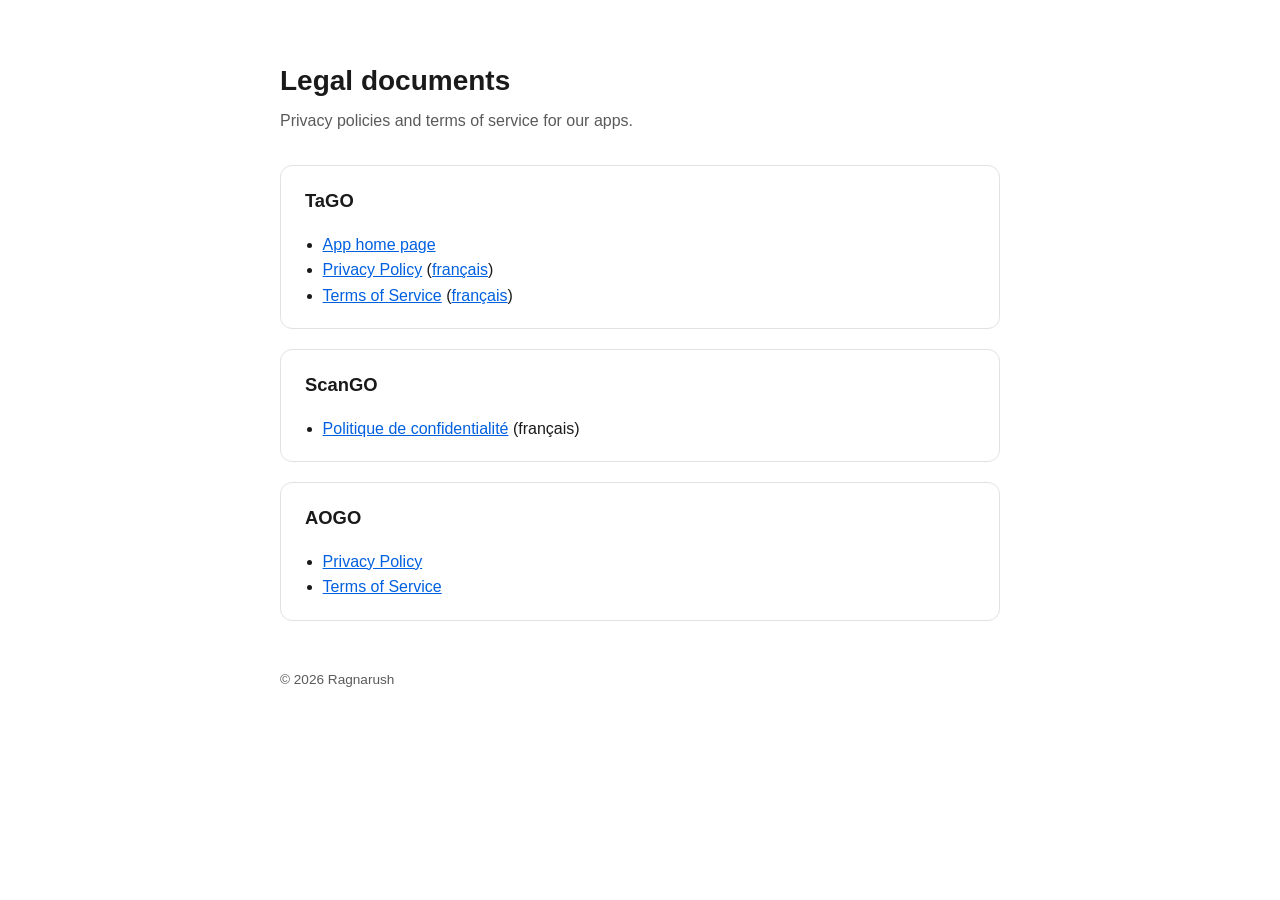
<file: index.html>
<!doctype html>
<html lang="en">
<head>
  <meta charset="utf-8">
  <meta name="viewport" content="width=device-width, initial-scale=1">
  <title>Legal — Ragnarush</title>
  <link rel="stylesheet" href="style.css">
</head>
<body>
  <main>
    <h1>Legal documents</h1>
    <p class="subtitle">Privacy policies and terms of service for our apps.</p>

    <section class="app-section">
      <h2>TaGO</h2>
      <ul>
        <li><a href="https://tagoapp.ca/">App home page</a></li>
        <li><a href="tago/privacy-en.html">Privacy Policy</a> (<a href="tago/privacy.html" hreflang="fr-CA" lang="fr-CA">français</a>)</li>
        <li><a href="tago/terms-en.html">Terms of Service</a> (<a href="tago/terms.html" hreflang="fr-CA" lang="fr-CA">français</a>)</li>
      </ul>
    </section>

    <section class="app-section">
      <h2>ScanGO</h2>
      <ul>
        <li><a href="scango/privacy.html" hreflang="fr-CA" lang="fr-CA">Politique de confidentialité</a> (français)</li>
      </ul>
    </section>

    <section class="app-section">
      <h2>AOGO</h2>
      <ul>
        <li><a href="aogo/privacy.html">Privacy Policy</a></li>
        <li><a href="aogo/terms.html">Terms of Service</a></li>
      </ul>
    </section>

    <footer>&copy; <span id="year"></span> Ragnarush</footer>
  </main>
  <script>document.getElementById('year').textContent = new Date().getFullYear();</script>
</body>
</html>
</file>
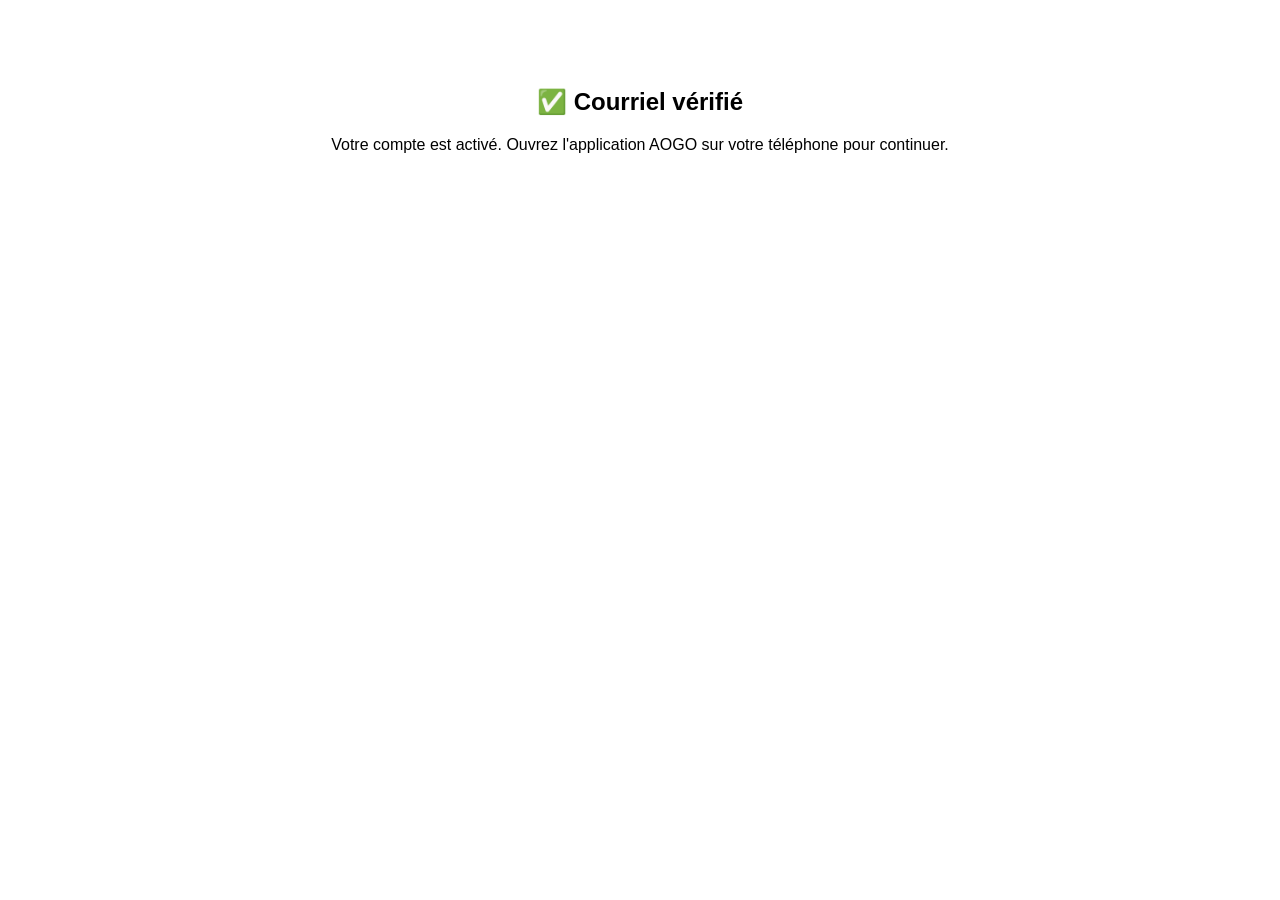
<file: aogo/confirm-email/index.html>
<!DOCTYPE html>
<html lang="fr">
<head>
  <meta charset="UTF-8">
  <title>AOGO — Vérification</title>
</head>
<body style="font-family:sans-serif;text-align:center;padding:60px 20px">
  <h2>✅ Courriel vérifié</h2>
  <p>Votre compte est activé. Ouvrez l'application AOGO sur votre téléphone pour continuer.</p>
</body>
</html>
</file>
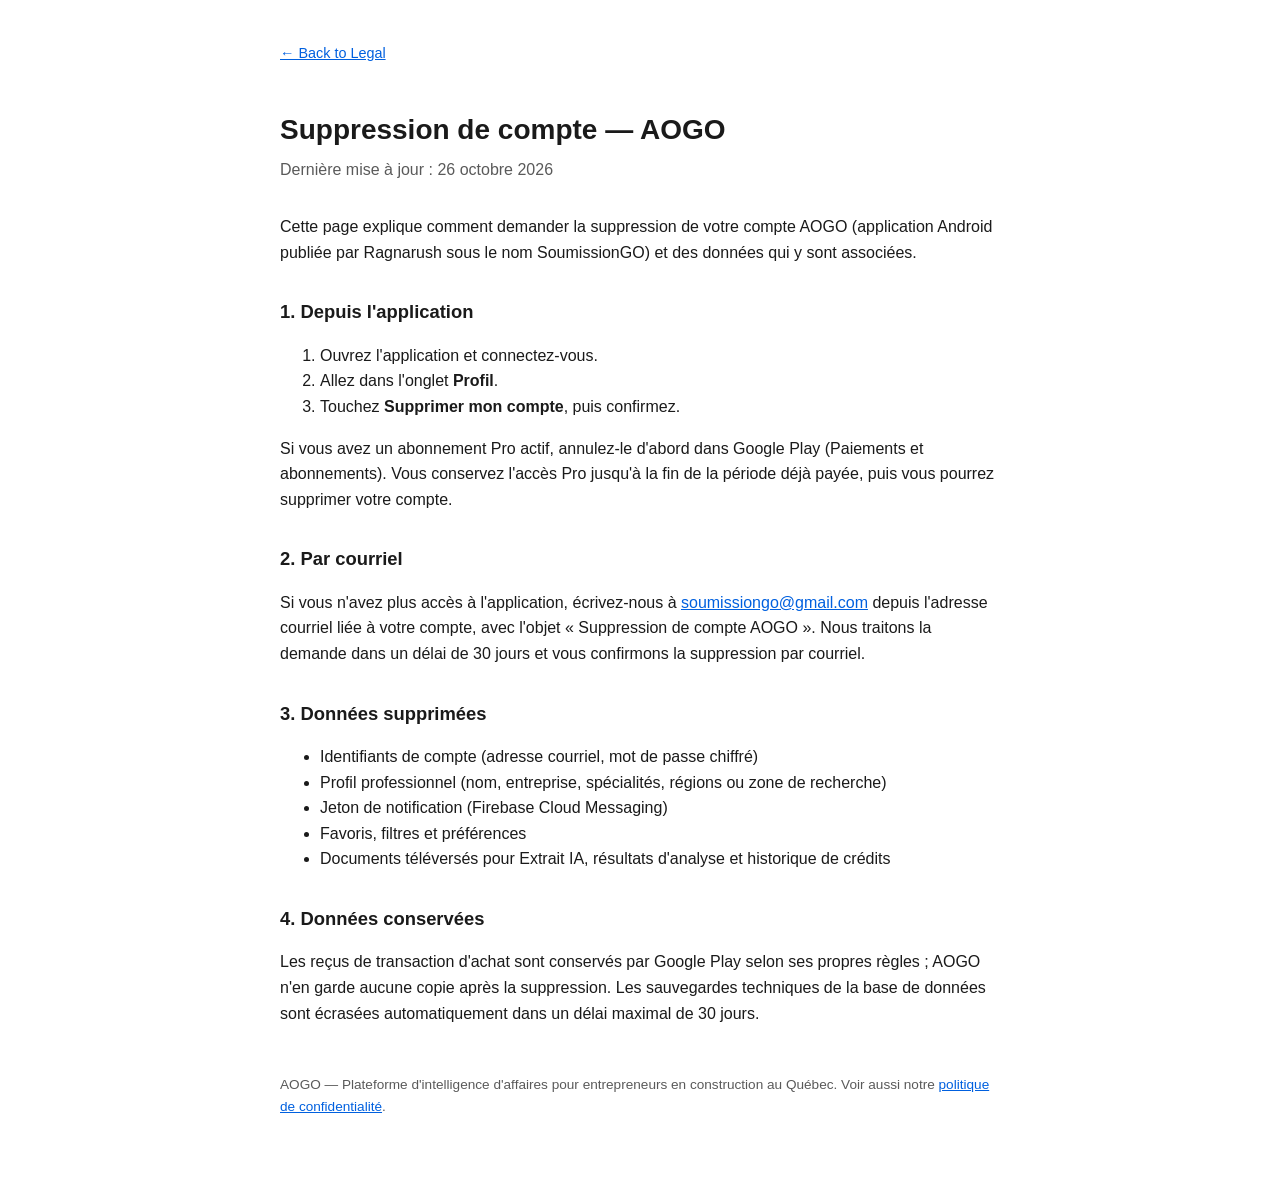
<file: aogo/delete-account.html>
<!doctype html>
<html lang="fr-CA">
<head>
  <meta charset="utf-8">
  <meta name="viewport" content="width=device-width, initial-scale=1">
  <title>AOGO — Suppression de compte</title>
  <link rel="stylesheet" href="../style.css">
</head>
<body>
  <main>
    <a class="back" href="../index.html">&larr; Back to Legal</a>
    <h1>Suppression de compte — AOGO</h1>
    <p class="subtitle">Dernière mise à jour : 26 octobre 2026</p>

    <p>Cette page explique comment demander la suppression de votre compte AOGO (application Android publiée par Ragnarush sous le nom SoumissionGO) et des données qui y sont associées.</p>

    <h2>1. Depuis l'application</h2>
    <ol>
      <li>Ouvrez l'application et connectez-vous.</li>
      <li>Allez dans l'onglet <strong>Profil</strong>.</li>
      <li>Touchez <strong>Supprimer mon compte</strong>, puis confirmez.</li>
    </ol>
    <p>Si vous avez un abonnement Pro actif, annulez-le d'abord dans Google Play (Paiements et abonnements). Vous conservez l'accès Pro jusqu'à la fin de la période déjà payée, puis vous pourrez supprimer votre compte.</p>

    <h2>2. Par courriel</h2>
    <p>Si vous n'avez plus accès à l'application, écrivez-nous à <a href="mailto:soumissiongo@gmail.com?subject=Suppression%20de%20compte%20AOGO">soumissiongo@gmail.com</a> depuis l'adresse courriel liée à votre compte, avec l'objet « Suppression de compte AOGO ». Nous traitons la demande dans un délai de 30 jours et vous confirmons la suppression par courriel.</p>

    <h2>3. Données supprimées</h2>
    <ul>
      <li>Identifiants de compte (adresse courriel, mot de passe chiffré)</li>
      <li>Profil professionnel (nom, entreprise, spécialités, régions ou zone de recherche)</li>
      <li>Jeton de notification (Firebase Cloud Messaging)</li>
      <li>Favoris, filtres et préférences</li>
      <li>Documents téléversés pour Extrait IA, résultats d'analyse et historique de crédits</li>
    </ul>

    <h2>4. Données conservées</h2>
    <p>Les reçus de transaction d'achat sont conservés par Google Play selon ses propres règles ; AOGO n'en garde aucune copie après la suppression. Les sauvegardes techniques de la base de données sont écrasées automatiquement dans un délai maximal de 30 jours.</p>

    <footer>
      AOGO — Plateforme d'intelligence d'affaires pour entrepreneurs en construction au Québec.
      Voir aussi notre <a href="privacy.html">politique de confidentialité</a>.
    </footer>
  </main>
</body>
</html>
</file>
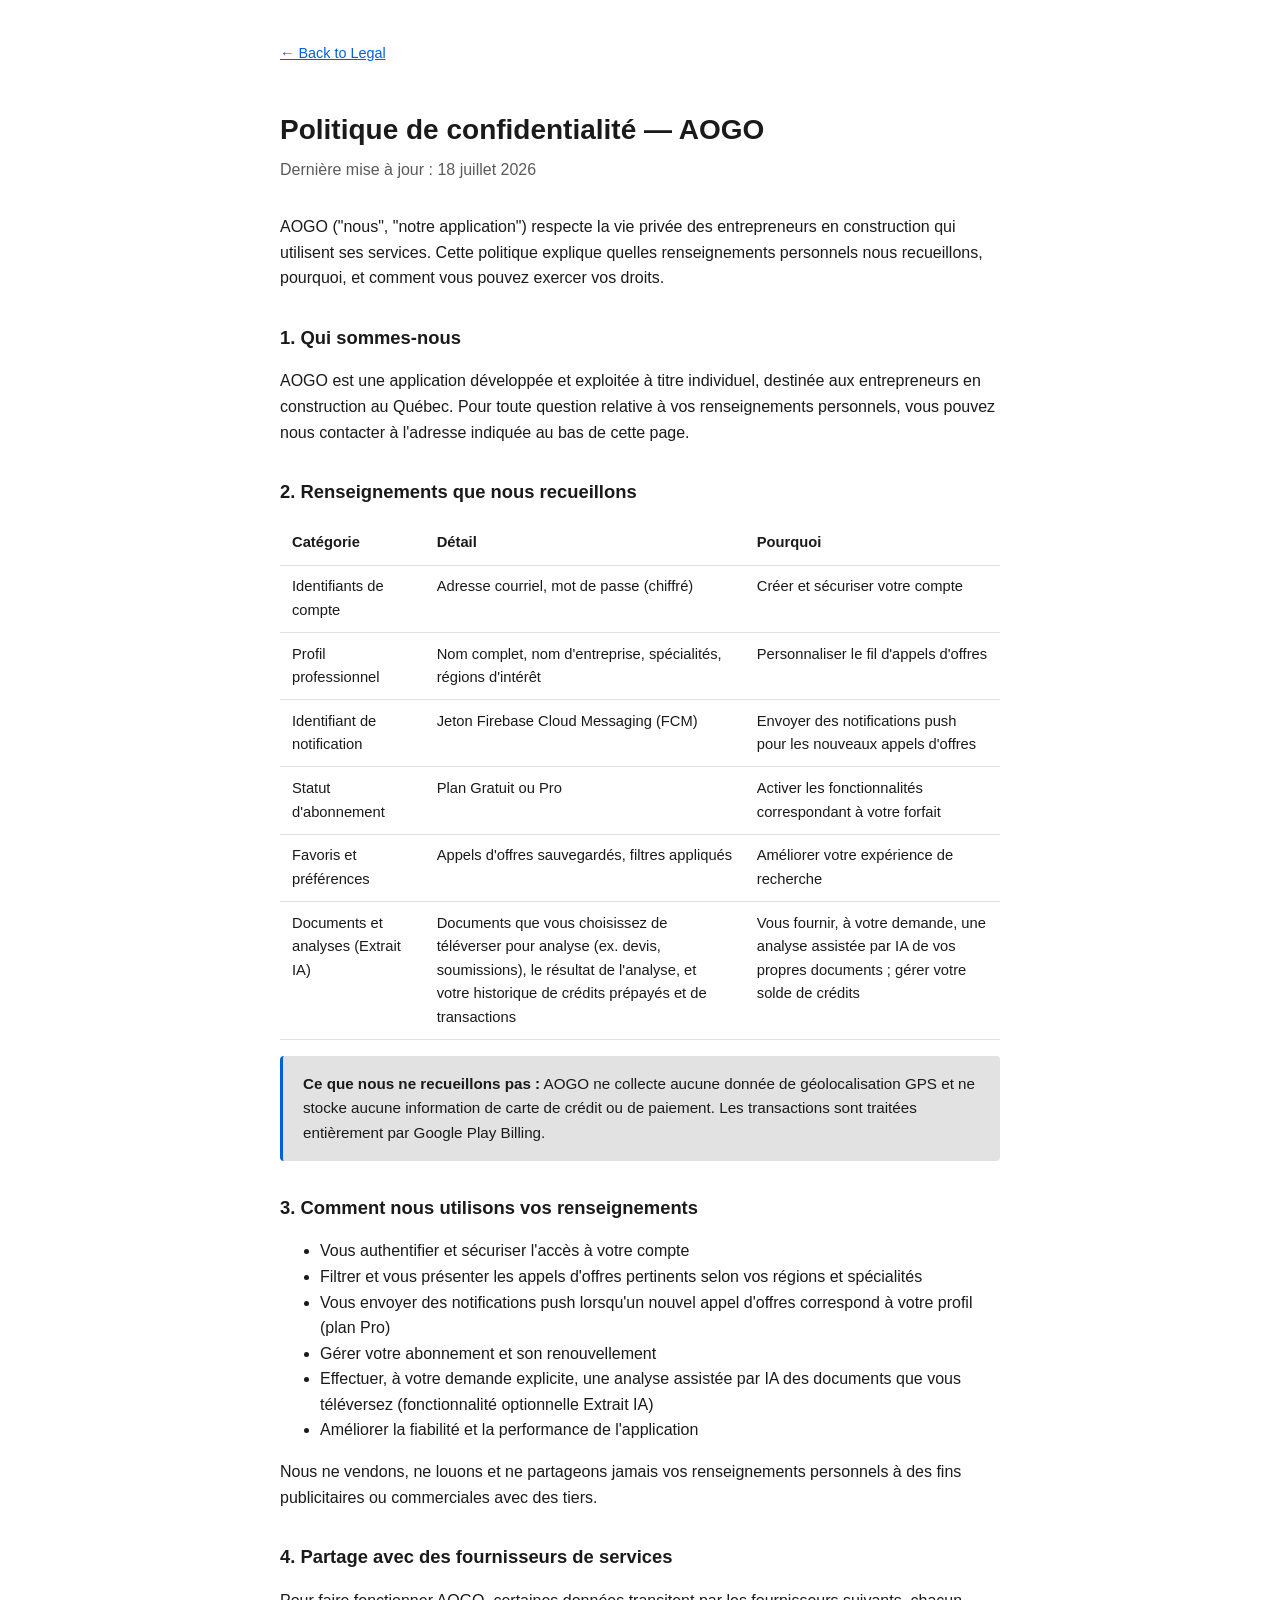
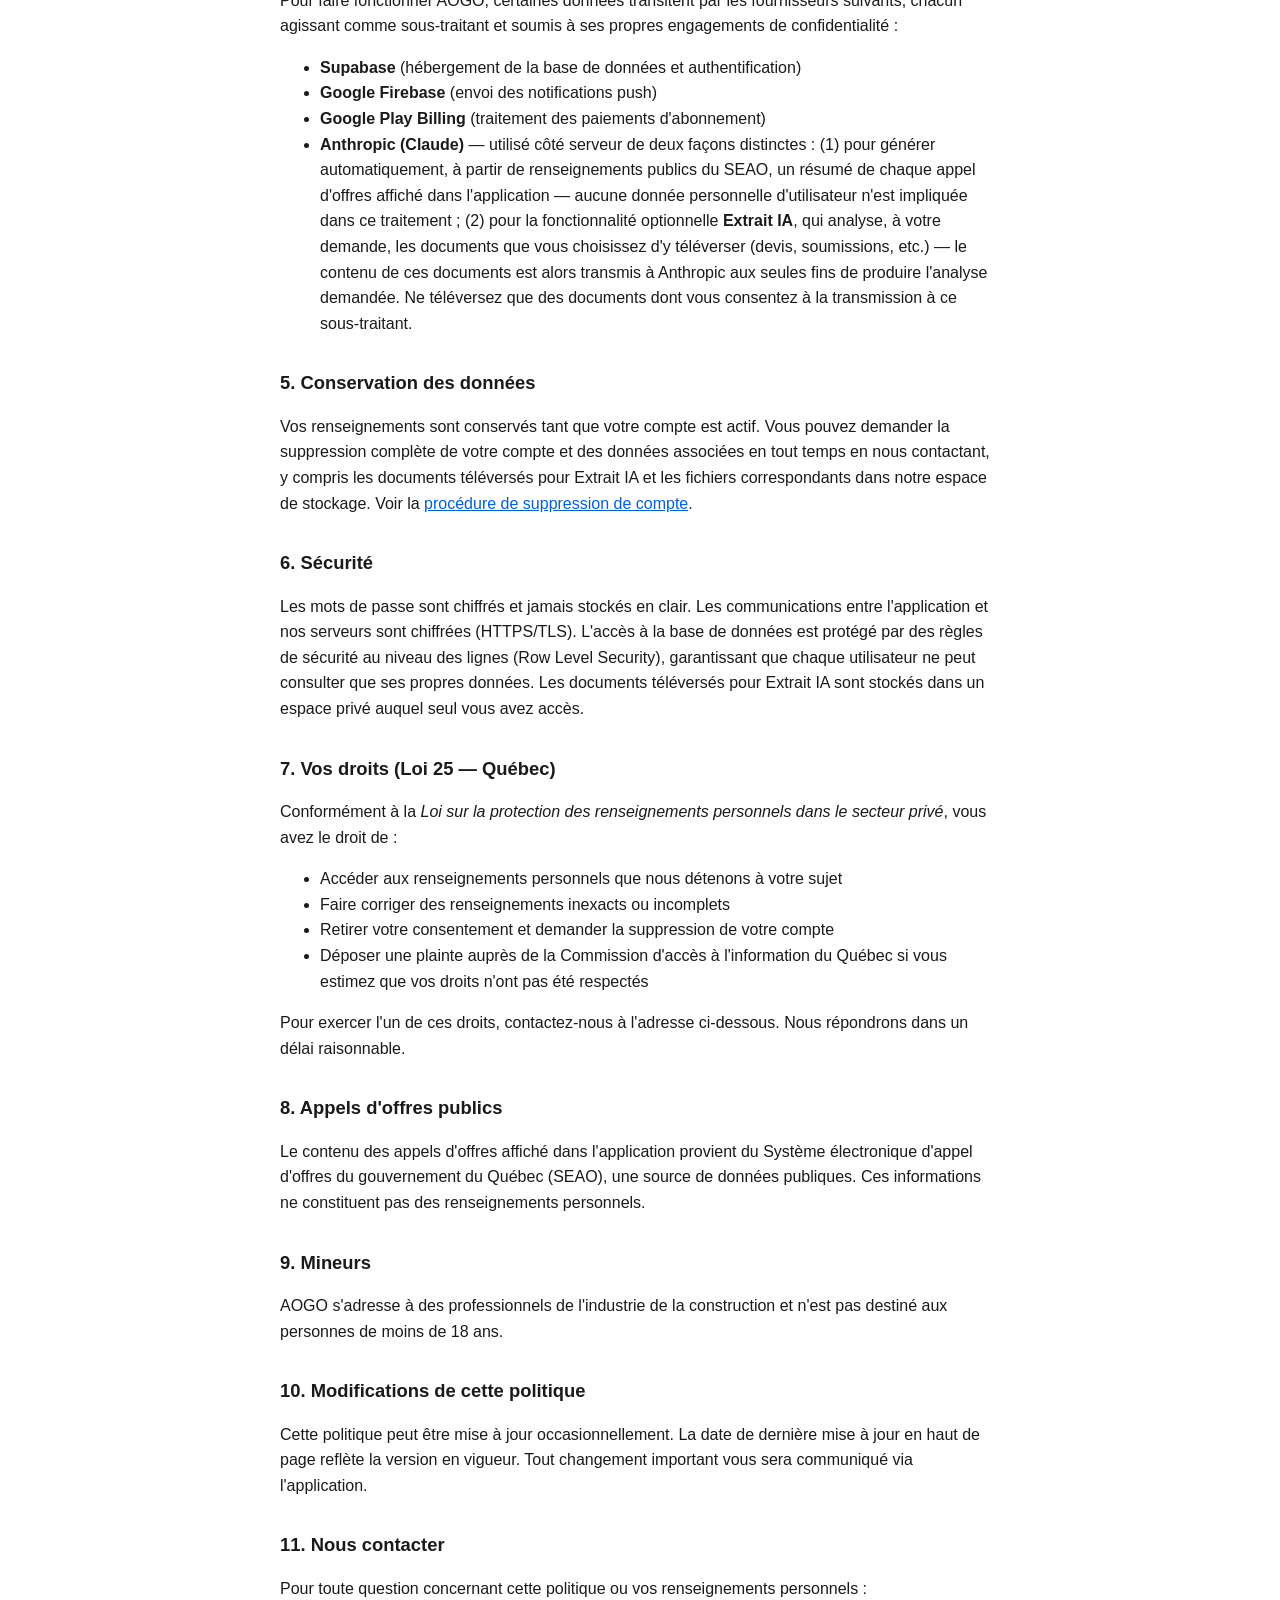
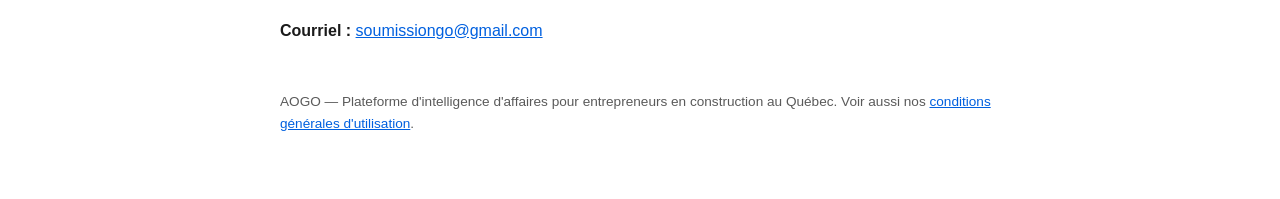
<file: aogo/privacy.html>
<!doctype html>
<html lang="fr-CA">
<head>
  <meta charset="utf-8">
  <meta name="viewport" content="width=device-width, initial-scale=1">
  <title>AOGO — Politique de confidentialité</title>
  <link rel="stylesheet" href="../style.css">
</head>
<body>
  <main>
    <a class="back" href="../index.html">&larr; Back to Legal</a>
    <h1>Politique de confidentialité — AOGO</h1>
    <p class="subtitle">Dernière mise à jour : 18 juillet 2026</p>

    <p>AOGO ("nous", "notre application") respecte la vie privée des entrepreneurs en construction qui utilisent ses services. Cette politique explique quelles renseignements personnels nous recueillons, pourquoi, et comment vous pouvez exercer vos droits.</p>

    <h2>1. Qui sommes-nous</h2>
    <p>AOGO est une application développée et exploitée à titre individuel, destinée aux entrepreneurs en construction au Québec. Pour toute question relative à vos renseignements personnels, vous pouvez nous contacter à l'adresse indiquée au bas de cette page.</p>

    <h2>2. Renseignements que nous recueillons</h2>
    <table>
      <tr><th>Catégorie</th><th>Détail</th><th>Pourquoi</th></tr>
      <tr>
        <td>Identifiants de compte</td>
        <td>Adresse courriel, mot de passe (chiffré)</td>
        <td>Créer et sécuriser votre compte</td>
      </tr>
      <tr>
        <td>Profil professionnel</td>
        <td>Nom complet, nom d'entreprise, spécialités, régions d'intérêt</td>
        <td>Personnaliser le fil d'appels d'offres</td>
      </tr>
      <tr>
        <td>Identifiant de notification</td>
        <td>Jeton Firebase Cloud Messaging (FCM)</td>
        <td>Envoyer des notifications push pour les nouveaux appels d'offres</td>
      </tr>
      <tr>
        <td>Statut d'abonnement</td>
        <td>Plan Gratuit ou Pro</td>
        <td>Activer les fonctionnalités correspondant à votre forfait</td>
      </tr>
      <tr>
        <td>Favoris et préférences</td>
        <td>Appels d'offres sauvegardés, filtres appliqués</td>
        <td>Améliorer votre expérience de recherche</td>
      </tr>
      <tr>
        <td>Documents et analyses (Extrait IA)</td>
        <td>Documents que vous choisissez de téléverser pour analyse (ex. devis, soumissions), le résultat de l'analyse, et votre historique de crédits prépayés et de transactions</td>
        <td>Vous fournir, à votre demande, une analyse assistée par IA de vos propres documents ; gérer votre solde de crédits</td>
      </tr>
    </table>

    <div class="callout">
      <strong>Ce que nous ne recueillons pas :</strong> AOGO ne collecte aucune donnée de géolocalisation GPS et ne stocke aucune information de carte de crédit ou de paiement. Les transactions sont traitées entièrement par Google Play Billing.
    </div>

    <h2>3. Comment nous utilisons vos renseignements</h2>
    <ul>
      <li>Vous authentifier et sécuriser l'accès à votre compte</li>
      <li>Filtrer et vous présenter les appels d'offres pertinents selon vos régions et spécialités</li>
      <li>Vous envoyer des notifications push lorsqu'un nouvel appel d'offres correspond à votre profil (plan Pro)</li>
      <li>Gérer votre abonnement et son renouvellement</li>
      <li>Effectuer, à votre demande explicite, une analyse assistée par IA des documents que vous téléversez (fonctionnalité optionnelle Extrait IA)</li>
      <li>Améliorer la fiabilité et la performance de l'application</li>
    </ul>
    <p>Nous ne vendons, ne louons et ne partageons jamais vos renseignements personnels à des fins publicitaires ou commerciales avec des tiers.</p>

    <h2>4. Partage avec des fournisseurs de services</h2>
    <p>Pour faire fonctionner AOGO, certaines données transitent par les fournisseurs suivants, chacun agissant comme sous-traitant et soumis à ses propres engagements de confidentialité :</p>
    <ul>
      <li><strong>Supabase</strong> (hébergement de la base de données et authentification)</li>
      <li><strong>Google Firebase</strong> (envoi des notifications push)</li>
      <li><strong>Google Play Billing</strong> (traitement des paiements d'abonnement)</li>
      <li><strong>Anthropic (Claude)</strong> — utilisé côté serveur de deux façons distinctes : (1) pour générer automatiquement, à partir de renseignements publics du SEAO, un résumé de chaque appel d'offres affiché dans l'application — aucune donnée personnelle d'utilisateur n'est impliquée dans ce traitement ; (2) pour la fonctionnalité optionnelle <strong>Extrait IA</strong>, qui analyse, à votre demande, les documents que vous choisissez d'y téléverser (devis, soumissions, etc.) — le contenu de ces documents est alors transmis à Anthropic aux seules fins de produire l'analyse demandée. Ne téléversez que des documents dont vous consentez à la transmission à ce sous-traitant.</li>
    </ul>

    <h2>5. Conservation des données</h2>
    <p>Vos renseignements sont conservés tant que votre compte est actif. Vous pouvez demander la suppression complète de votre compte et des données associées en tout temps en nous contactant, y compris les documents téléversés pour Extrait IA et les fichiers correspondants dans notre espace de stockage. Voir la <a href="delete-account.html">procédure de suppression de compte</a>.</p>

    <h2>6. Sécurité</h2>
    <p>Les mots de passe sont chiffrés et jamais stockés en clair. Les communications entre l'application et nos serveurs sont chiffrées (HTTPS/TLS). L'accès à la base de données est protégé par des règles de sécurité au niveau des lignes (Row Level Security), garantissant que chaque utilisateur ne peut consulter que ses propres données. Les documents téléversés pour Extrait IA sont stockés dans un espace privé auquel seul vous avez accès.</p>

    <h2>7. Vos droits (Loi 25 — Québec)</h2>
    <p>Conformément à la <em>Loi sur la protection des renseignements personnels dans le secteur privé</em>, vous avez le droit de :</p>
    <ul>
      <li>Accéder aux renseignements personnels que nous détenons à votre sujet</li>
      <li>Faire corriger des renseignements inexacts ou incomplets</li>
      <li>Retirer votre consentement et demander la suppression de votre compte</li>
      <li>Déposer une plainte auprès de la Commission d'accès à l'information du Québec si vous estimez que vos droits n'ont pas été respectés</li>
    </ul>
    <p>Pour exercer l'un de ces droits, contactez-nous à l'adresse ci-dessous. Nous répondrons dans un délai raisonnable.</p>

    <h2>8. Appels d'offres publics</h2>
    <p>Le contenu des appels d'offres affiché dans l'application provient du Système électronique d'appel d'offres du gouvernement du Québec (SEAO), une source de données publiques. Ces informations ne constituent pas des renseignements personnels.</p>

    <h2>9. Mineurs</h2>
    <p>AOGO s'adresse à des professionnels de l'industrie de la construction et n'est pas destiné aux personnes de moins de 18 ans.</p>

    <h2>10. Modifications de cette politique</h2>
    <p>Cette politique peut être mise à jour occasionnellement. La date de dernière mise à jour en haut de page reflète la version en vigueur. Tout changement important vous sera communiqué via l'application.</p>

    <h2>11. Nous contacter</h2>
    <p>Pour toute question concernant cette politique ou vos renseignements personnels :</p>
    <!-- <p><strong>Courriel :</strong> <a href="mailto:appeloffrego@gmail.com">appeloffrego@gmail.com</a></p> -->
    <p><strong>Courriel :</strong> <a href="mailto:soumissiongo@gmail.com">soumissiongo@gmail.com</a></p>

    <footer>
      AOGO — Plateforme d'intelligence d'affaires pour entrepreneurs en construction au Québec.
      Voir aussi nos <a href="terms.html">conditions générales d'utilisation</a>.
    </footer>
  </main>
</body>
</html>
</file>
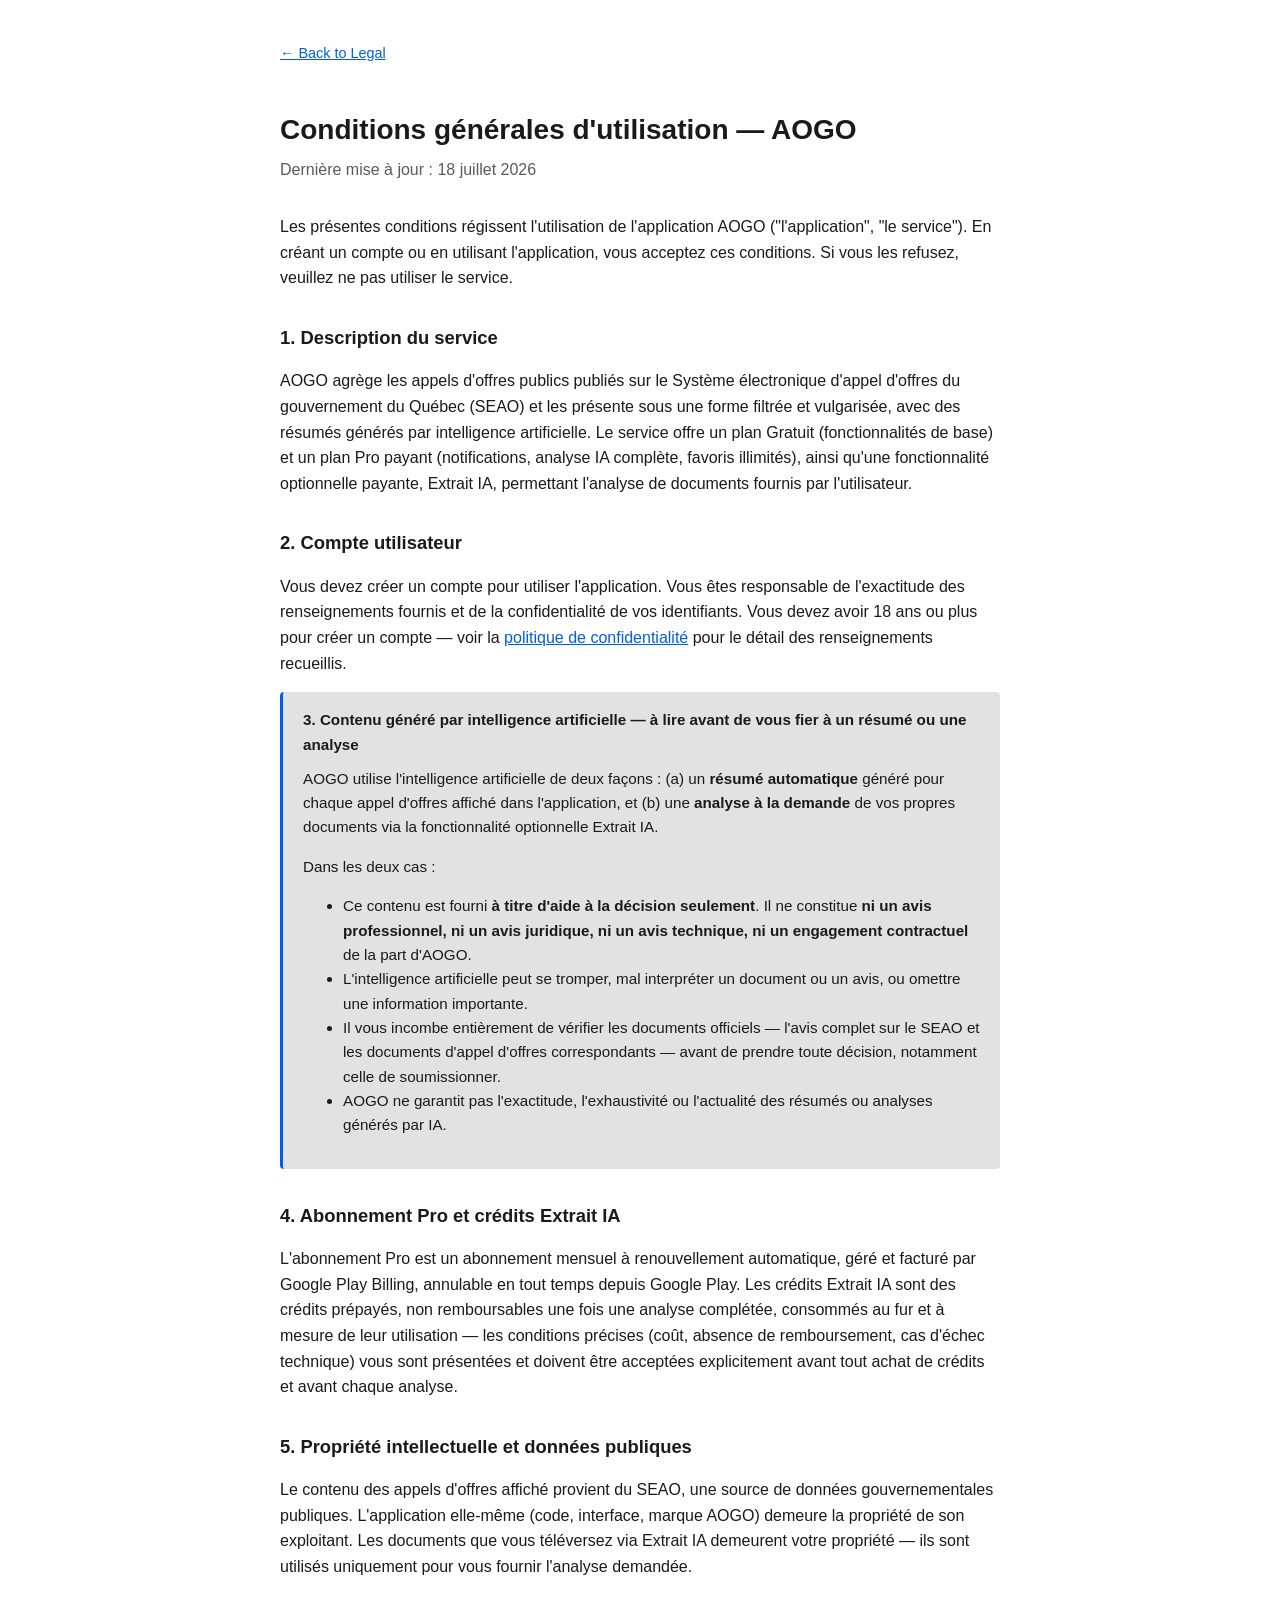
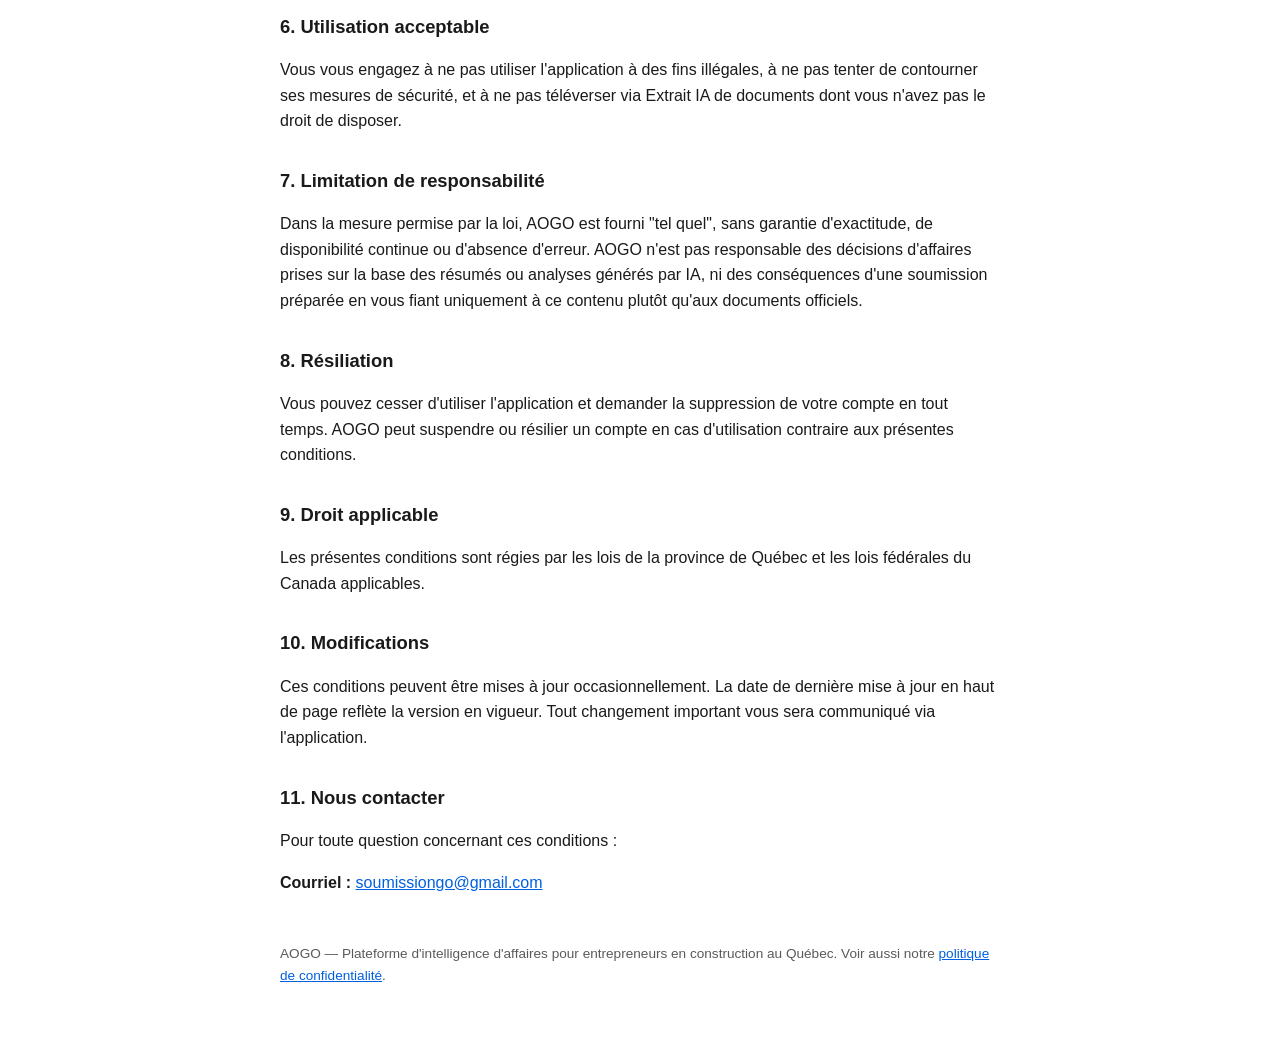
<file: aogo/terms.html>
<!doctype html>
<html lang="fr-CA">
<head>
  <meta charset="utf-8">
  <meta name="viewport" content="width=device-width, initial-scale=1">
  <title>AOGO — Conditions générales d'utilisation</title>
  <link rel="stylesheet" href="../style.css">
</head>
<body>
  <main>
    <a class="back" href="../index.html">&larr; Back to Legal</a>
    <h1>Conditions générales d'utilisation — AOGO</h1>
    <p class="subtitle">Dernière mise à jour : 18 juillet 2026</p>

    <p>Les présentes conditions régissent l'utilisation de l'application AOGO ("l'application", "le service"). En créant un compte ou en utilisant l'application, vous acceptez ces conditions. Si vous les refusez, veuillez ne pas utiliser le service.</p>

    <h2>1. Description du service</h2>
    <p>AOGO agrège les appels d'offres publics publiés sur le Système électronique d'appel d'offres du gouvernement du Québec (SEAO) et les présente sous une forme filtrée et vulgarisée, avec des résumés générés par intelligence artificielle. Le service offre un plan Gratuit (fonctionnalités de base) et un plan Pro payant (notifications, analyse IA complète, favoris illimités), ainsi qu'une fonctionnalité optionnelle payante, Extrait IA, permettant l'analyse de documents fournis par l'utilisateur.</p>

    <h2>2. Compte utilisateur</h2>
    <p>Vous devez créer un compte pour utiliser l'application. Vous êtes responsable de l'exactitude des renseignements fournis et de la confidentialité de vos identifiants. Vous devez avoir 18 ans ou plus pour créer un compte — voir la <a href="privacy.html">politique de confidentialité</a> pour le détail des renseignements recueillis.</p>

    <div class="callout">
      <strong>3. Contenu généré par intelligence artificielle — à lire avant de vous fier à un résumé ou une analyse</strong>
      <p style="margin-top:10px;">AOGO utilise l'intelligence artificielle de deux façons : (a) un <strong>résumé automatique</strong> généré pour chaque appel d'offres affiché dans l'application, et (b) une <strong>analyse à la demande</strong> de vos propres documents via la fonctionnalité optionnelle Extrait IA.</p>
      <p style="margin-top:10px;">Dans les deux cas :</p>
      <ul style="margin-top:10px;">
        <li>Ce contenu est fourni <strong>à titre d'aide à la décision seulement</strong>. Il ne constitue <strong>ni un avis professionnel, ni un avis juridique, ni un avis technique, ni un engagement contractuel</strong> de la part d'AOGO.</li>
        <li>L'intelligence artificielle peut se tromper, mal interpréter un document ou un avis, ou omettre une information importante.</li>
        <li>Il vous incombe entièrement de vérifier les documents officiels — l'avis complet sur le SEAO et les documents d'appel d'offres correspondants — avant de prendre toute décision, notamment celle de soumissionner.</li>
        <li>AOGO ne garantit pas l'exactitude, l'exhaustivité ou l'actualité des résumés ou analyses générés par IA.</li>
      </ul>
    </div>

    <h2>4. Abonnement Pro et crédits Extrait IA</h2>
    <p>L'abonnement Pro est un abonnement mensuel à renouvellement automatique, géré et facturé par Google Play Billing, annulable en tout temps depuis Google Play. Les crédits Extrait IA sont des crédits prépayés, non remboursables une fois une analyse complétée, consommés au fur et à mesure de leur utilisation — les conditions précises (coût, absence de remboursement, cas d'échec technique) vous sont présentées et doivent être acceptées explicitement avant tout achat de crédits et avant chaque analyse.</p>

    <h2>5. Propriété intellectuelle et données publiques</h2>
    <p>Le contenu des appels d'offres affiché provient du SEAO, une source de données gouvernementales publiques. L'application elle-même (code, interface, marque AOGO) demeure la propriété de son exploitant. Les documents que vous téléversez via Extrait IA demeurent votre propriété — ils sont utilisés uniquement pour vous fournir l'analyse demandée.</p>

    <h2>6. Utilisation acceptable</h2>
    <p>Vous vous engagez à ne pas utiliser l'application à des fins illégales, à ne pas tenter de contourner ses mesures de sécurité, et à ne pas téléverser via Extrait IA de documents dont vous n'avez pas le droit de disposer.</p>

    <h2>7. Limitation de responsabilité</h2>
    <p>Dans la mesure permise par la loi, AOGO est fourni "tel quel", sans garantie d'exactitude, de disponibilité continue ou d'absence d'erreur. AOGO n'est pas responsable des décisions d'affaires prises sur la base des résumés ou analyses générés par IA, ni des conséquences d'une soumission préparée en vous fiant uniquement à ce contenu plutôt qu'aux documents officiels.</p>

    <h2>8. Résiliation</h2>
    <p>Vous pouvez cesser d'utiliser l'application et demander la suppression de votre compte en tout temps. AOGO peut suspendre ou résilier un compte en cas d'utilisation contraire aux présentes conditions.</p>

    <h2>9. Droit applicable</h2>
    <p>Les présentes conditions sont régies par les lois de la province de Québec et les lois fédérales du Canada applicables.</p>

    <h2>10. Modifications</h2>
    <p>Ces conditions peuvent être mises à jour occasionnellement. La date de dernière mise à jour en haut de page reflète la version en vigueur. Tout changement important vous sera communiqué via l'application.</p>

    <h2>11. Nous contacter</h2>
    <p>Pour toute question concernant ces conditions :</p>
    <!-- <p><strong>Courriel :</strong> <a href="mailto:appeloffrego@gmail.com">appeloffrego@gmail.com</a></p> -->
    <p><strong>Courriel :</strong> <a href="mailto:soumissiongo@gmail.com">soumissiongo@gmail.com</a></p>

    <footer>
      AOGO — Plateforme d'intelligence d'affaires pour entrepreneurs en construction au Québec.
      Voir aussi notre <a href="privacy.html">politique de confidentialité</a>.
    </footer>
  </main>
</body>
</html>
</file>
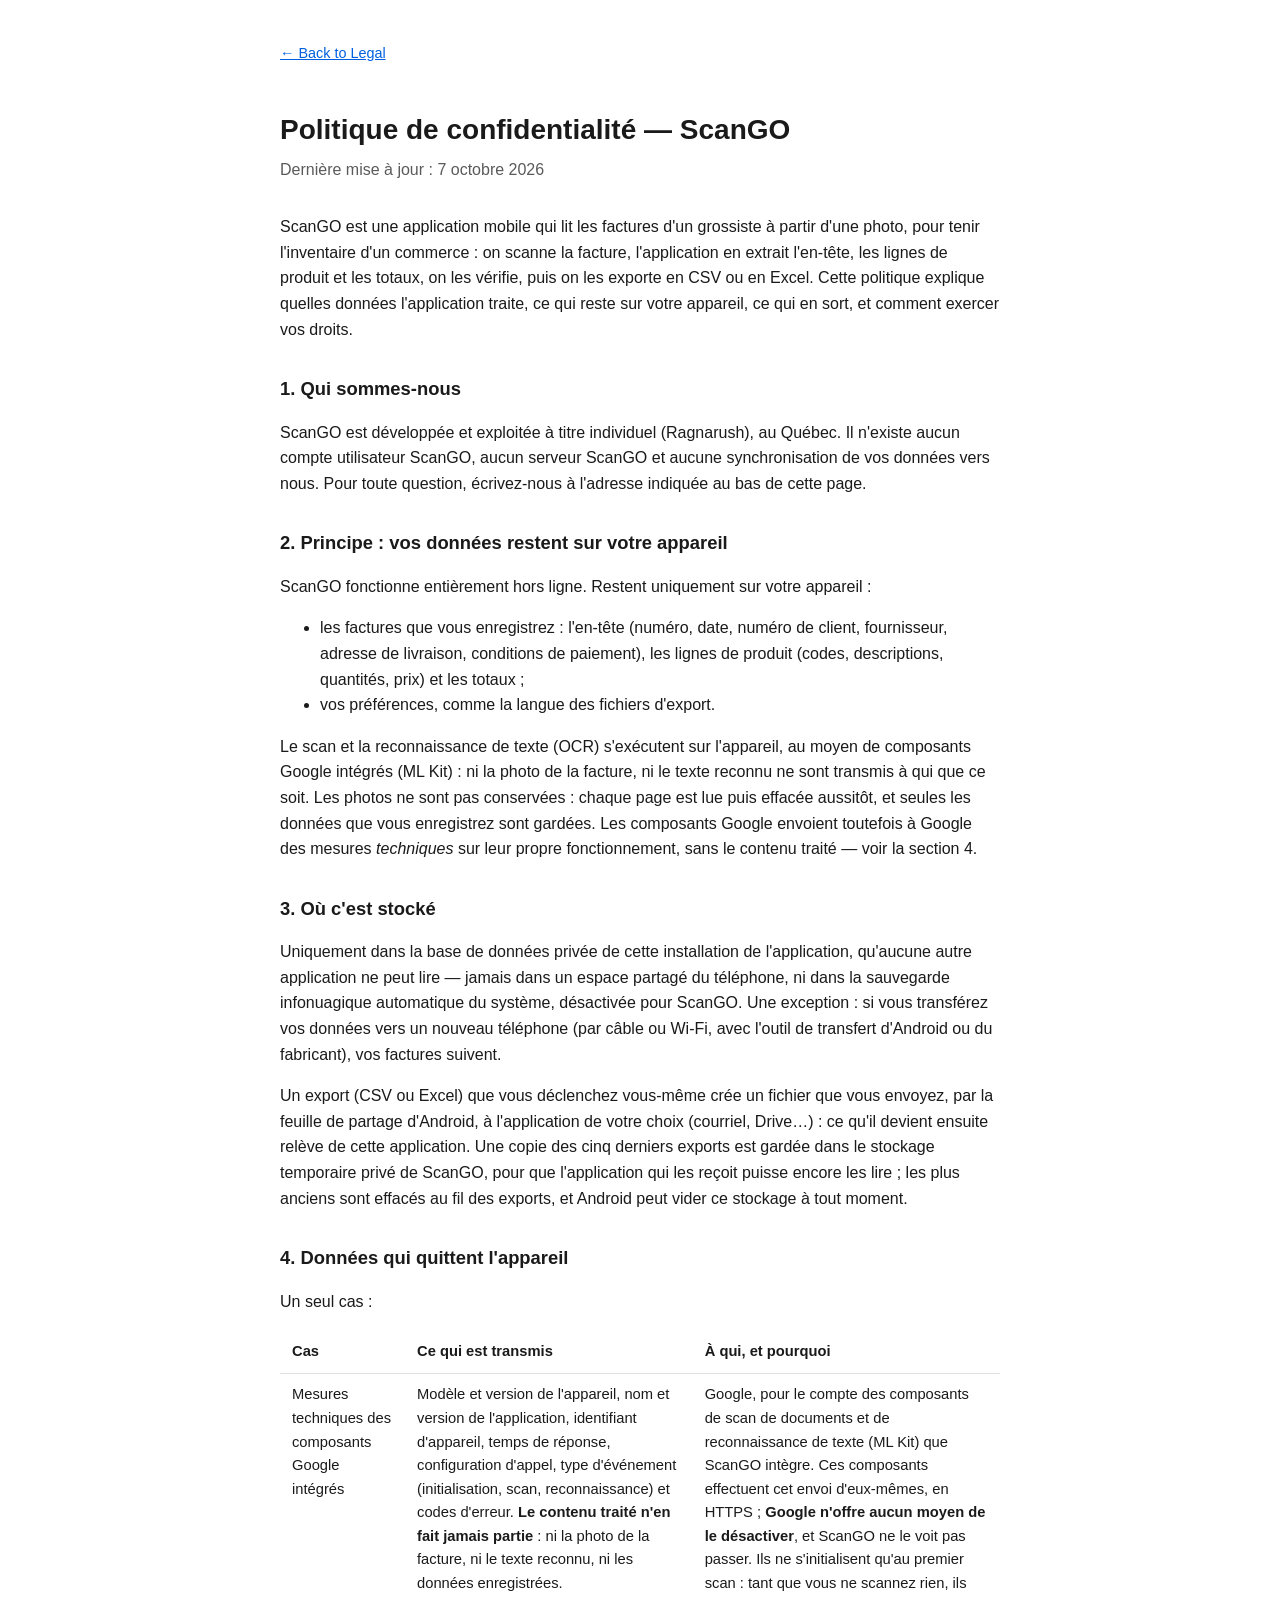
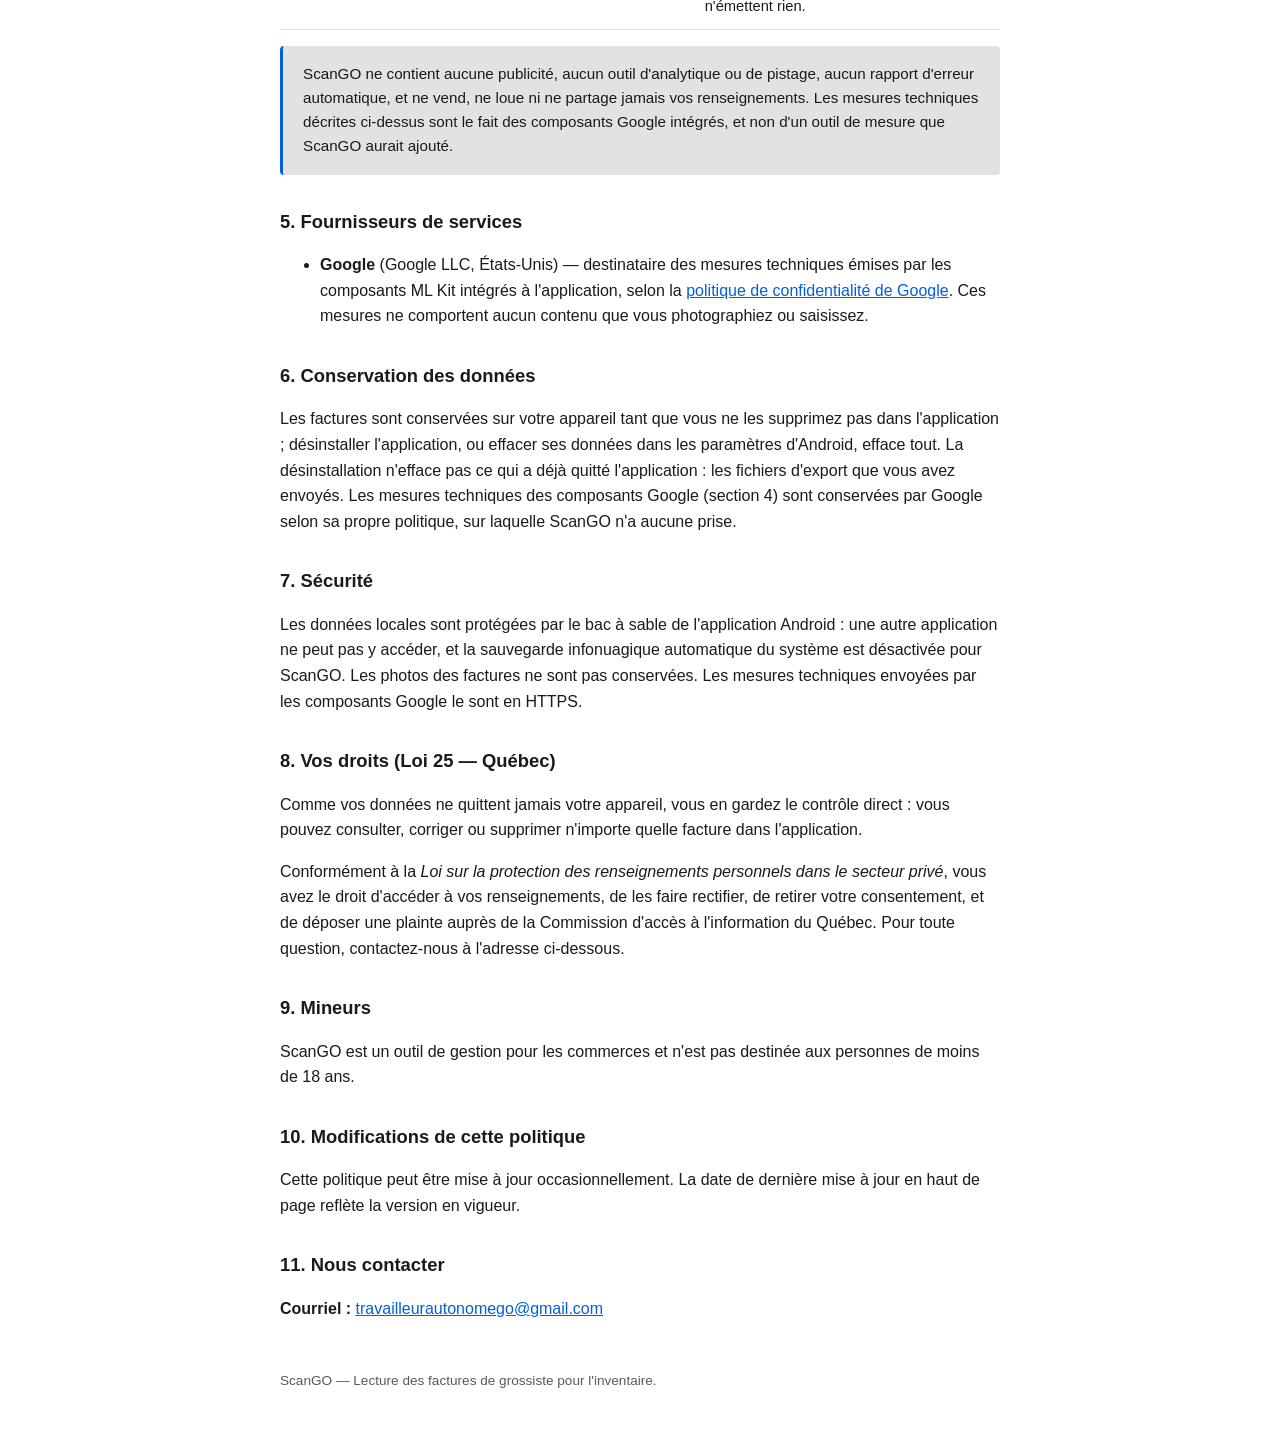
<file: scango/privacy.html>
<!doctype html>
<html lang="fr-CA">
<head>
  <meta charset="utf-8">
  <meta name="viewport" content="width=device-width, initial-scale=1">
  <title>ScanGO — Politique de confidentialité</title>
  <link rel="stylesheet" href="../style.css">
</head>
<body>
  <main>
    <a class="back" href="../index.html">&larr; Back to Legal</a>
    <h1>Politique de confidentialité — ScanGO</h1>
    <p class="subtitle">Dernière mise à jour : 7 octobre 2026</p>

    <p>ScanGO est une application mobile qui lit les factures d'un grossiste à partir d'une photo, pour tenir l'inventaire d'un commerce : on scanne la facture, l'application en extrait l'en-tête, les lignes de produit et les totaux, on les vérifie, puis on les exporte en CSV ou en Excel. Cette politique explique quelles données l'application traite, ce qui reste sur votre appareil, ce qui en sort, et comment exercer vos droits.</p>

    <h2>1. Qui sommes-nous</h2>
    <p>ScanGO est développée et exploitée à titre individuel (Ragnarush), au Québec. Il n'existe aucun compte utilisateur ScanGO, aucun serveur ScanGO et aucune synchronisation de vos données vers nous. Pour toute question, écrivez-nous à l'adresse indiquée au bas de cette page.</p>

    <h2>2. Principe : vos données restent sur votre appareil</h2>
    <p>ScanGO fonctionne entièrement hors ligne. Restent uniquement sur votre appareil :</p>
    <ul>
      <li>les factures que vous enregistrez : l'en-tête (numéro, date, numéro de client, fournisseur, adresse de livraison, conditions de paiement), les lignes de produit (codes, descriptions, quantités, prix) et les totaux ;</li>
      <li>vos préférences, comme la langue des fichiers d'export.</li>
    </ul>
    <p>Le scan et la reconnaissance de texte (OCR) s'exécutent sur l'appareil, au moyen de composants Google intégrés (ML Kit) : ni la photo de la facture, ni le texte reconnu ne sont transmis à qui que ce soit. Les photos ne sont pas conservées : chaque page est lue puis effacée aussitôt, et seules les données que vous enregistrez sont gardées. Les composants Google envoient toutefois à Google des mesures <em>techniques</em> sur leur propre fonctionnement, sans le contenu traité — voir la section 4.</p>

    <h2>3. Où c'est stocké</h2>
    <p>Uniquement dans la base de données privée de cette installation de l'application, qu'aucune autre application ne peut lire — jamais dans un espace partagé du téléphone, ni dans la sauvegarde infonuagique automatique du système, désactivée pour ScanGO. Une exception : si vous transférez vos données vers un nouveau téléphone (par câble ou Wi-Fi, avec l'outil de transfert d'Android ou du fabricant), vos factures suivent.</p>
    <p>Un export (CSV ou Excel) que vous déclenchez vous-même crée un fichier que vous envoyez, par la feuille de partage d'Android, à l'application de votre choix (courriel, Drive…) : ce qu'il devient ensuite relève de cette application. Une copie des cinq derniers exports est gardée dans le stockage temporaire privé de ScanGO, pour que l'application qui les reçoit puisse encore les lire ; les plus anciens sont effacés au fil des exports, et Android peut vider ce stockage à tout moment.</p>

    <h2>4. Données qui quittent l'appareil</h2>
    <p>Un seul cas :</p>
    <table>
      <tr><th>Cas</th><th>Ce qui est transmis</th><th>À qui, et pourquoi</th></tr>
      <tr>
        <td>Mesures techniques des composants Google intégrés</td>
        <td>Modèle et version de l'appareil, nom et version de l'application, identifiant d'appareil, temps de réponse, configuration d'appel, type d'événement (initialisation, scan, reconnaissance) et codes d'erreur. <strong>Le contenu traité n'en fait jamais partie</strong> : ni la photo de la facture, ni le texte reconnu, ni les données enregistrées.</td>
        <td>Google, pour le compte des composants de scan de documents et de reconnaissance de texte (ML Kit) que ScanGO intègre. Ces composants effectuent cet envoi d'eux-mêmes, en HTTPS ; <strong>Google n'offre aucun moyen de le désactiver</strong>, et ScanGO ne le voit pas passer. Ils ne s'initialisent qu'au premier scan : tant que vous ne scannez rien, ils n'émettent rien.</td>
      </tr>
    </table>
    <div class="callout">
      ScanGO ne contient aucune publicité, aucun outil d'analytique ou de pistage, aucun rapport d'erreur automatique, et ne vend, ne loue ni ne partage jamais vos renseignements. Les mesures techniques décrites ci-dessus sont le fait des composants Google intégrés, et non d'un outil de mesure que ScanGO aurait ajouté.
    </div>

    <h2>5. Fournisseurs de services</h2>
    <ul>
      <li><strong>Google</strong> (Google LLC, États-Unis) — destinataire des mesures techniques émises par les composants ML Kit intégrés à l'application, selon la <a href="https://policies.google.com/privacy">politique de confidentialité de Google</a>. Ces mesures ne comportent aucun contenu que vous photographiez ou saisissez.</li>
    </ul>

    <h2>6. Conservation des données</h2>
    <p>Les factures sont conservées sur votre appareil tant que vous ne les supprimez pas dans l'application ; désinstaller l'application, ou effacer ses données dans les paramètres d'Android, efface tout. La désinstallation n'efface pas ce qui a déjà quitté l'application : les fichiers d'export que vous avez envoyés. Les mesures techniques des composants Google (section 4) sont conservées par Google selon sa propre politique, sur laquelle ScanGO n'a aucune prise.</p>

    <h2>7. Sécurité</h2>
    <p>Les données locales sont protégées par le bac à sable de l'application Android : une autre application ne peut pas y accéder, et la sauvegarde infonuagique automatique du système est désactivée pour ScanGO. Les photos des factures ne sont pas conservées. Les mesures techniques envoyées par les composants Google le sont en HTTPS.</p>

    <h2>8. Vos droits (Loi 25 — Québec)</h2>
    <p>Comme vos données ne quittent jamais votre appareil, vous en gardez le contrôle direct : vous pouvez consulter, corriger ou supprimer n'importe quelle facture dans l'application.</p>
    <p>Conformément à la <em>Loi sur la protection des renseignements personnels dans le secteur privé</em>, vous avez le droit d'accéder à vos renseignements, de les faire rectifier, de retirer votre consentement, et de déposer une plainte auprès de la Commission d'accès à l'information du Québec. Pour toute question, contactez-nous à l'adresse ci-dessous.</p>

    <h2>9. Mineurs</h2>
    <p>ScanGO est un outil de gestion pour les commerces et n'est pas destinée aux personnes de moins de 18 ans.</p>

    <h2>10. Modifications de cette politique</h2>
    <p>Cette politique peut être mise à jour occasionnellement. La date de dernière mise à jour en haut de page reflète la version en vigueur.</p>

    <h2>11. Nous contacter</h2>
    <p><strong>Courriel :</strong> <a href="mailto:travailleurautonomego@gmail.com">travailleurautonomego@gmail.com</a></p>

    <footer>
      ScanGO — Lecture des factures de grossiste pour l'inventaire.
    </footer>
  </main>
</body>
</html>
</file>
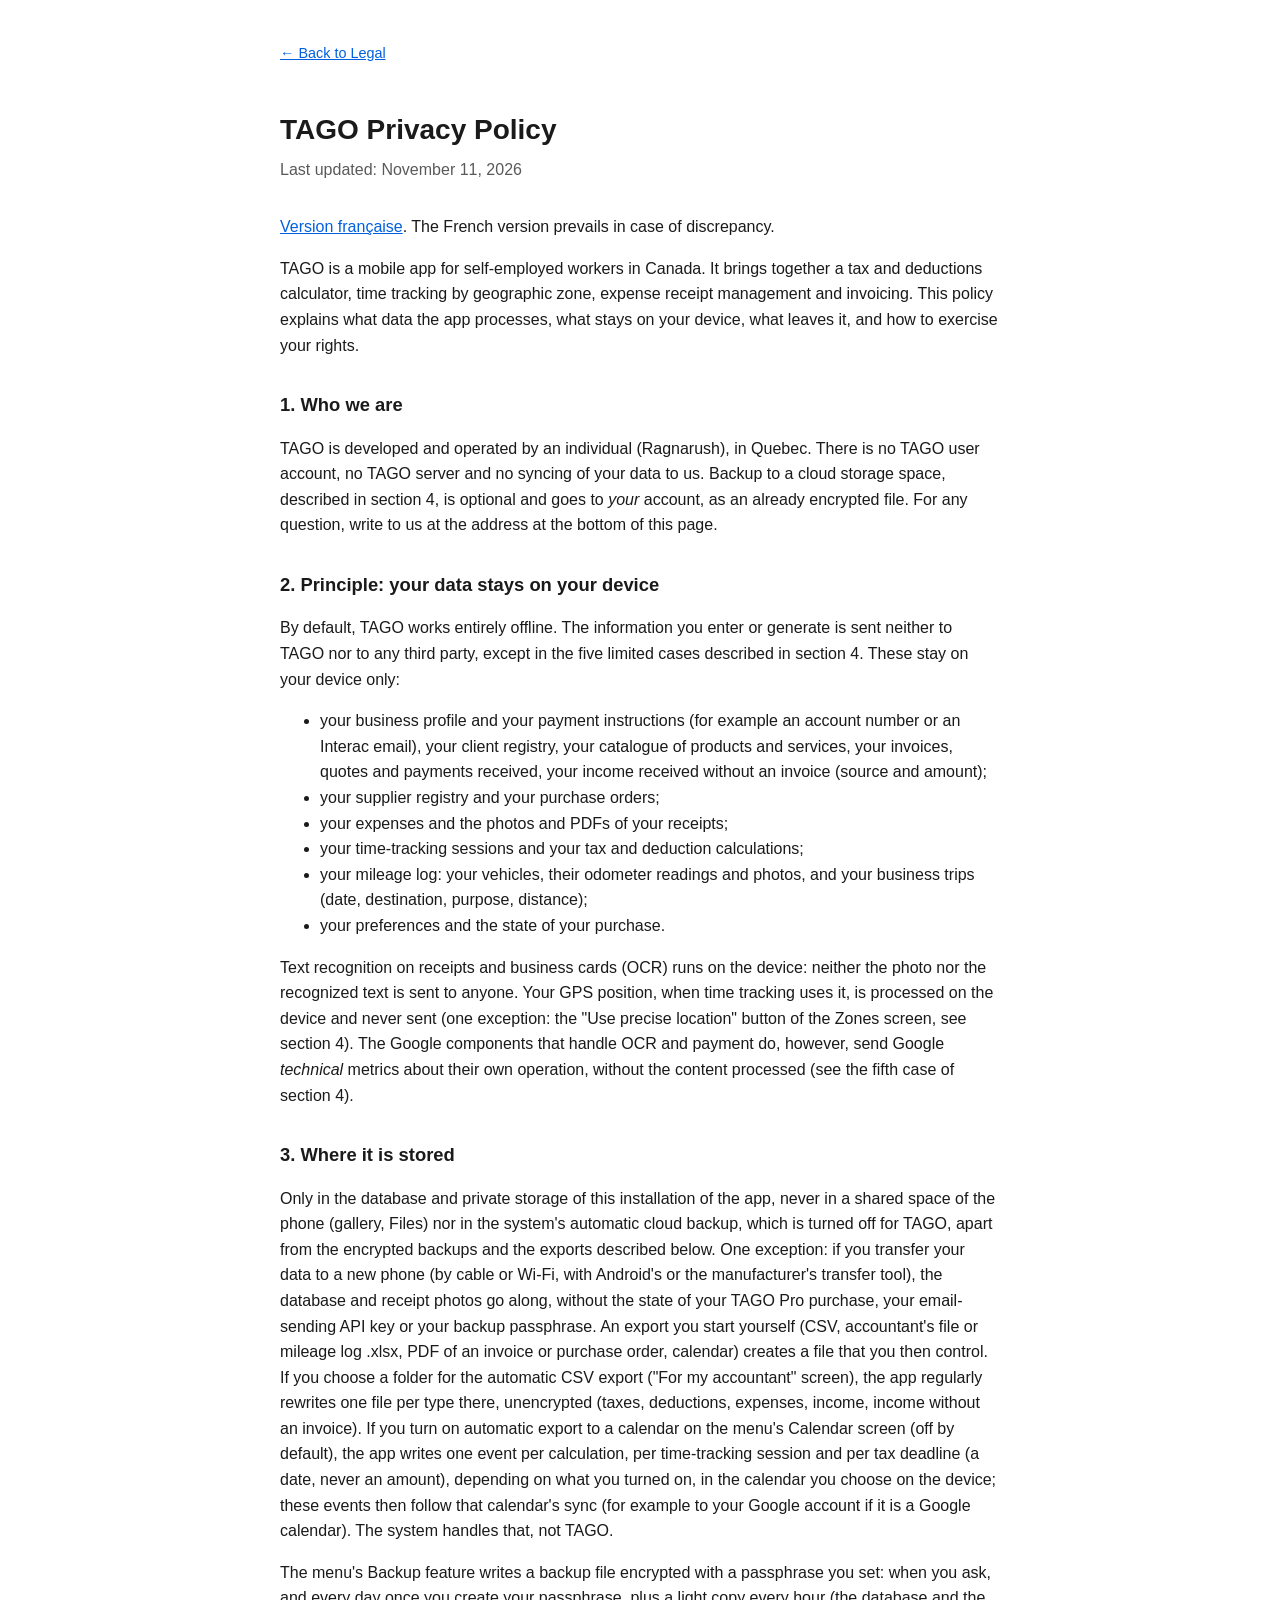
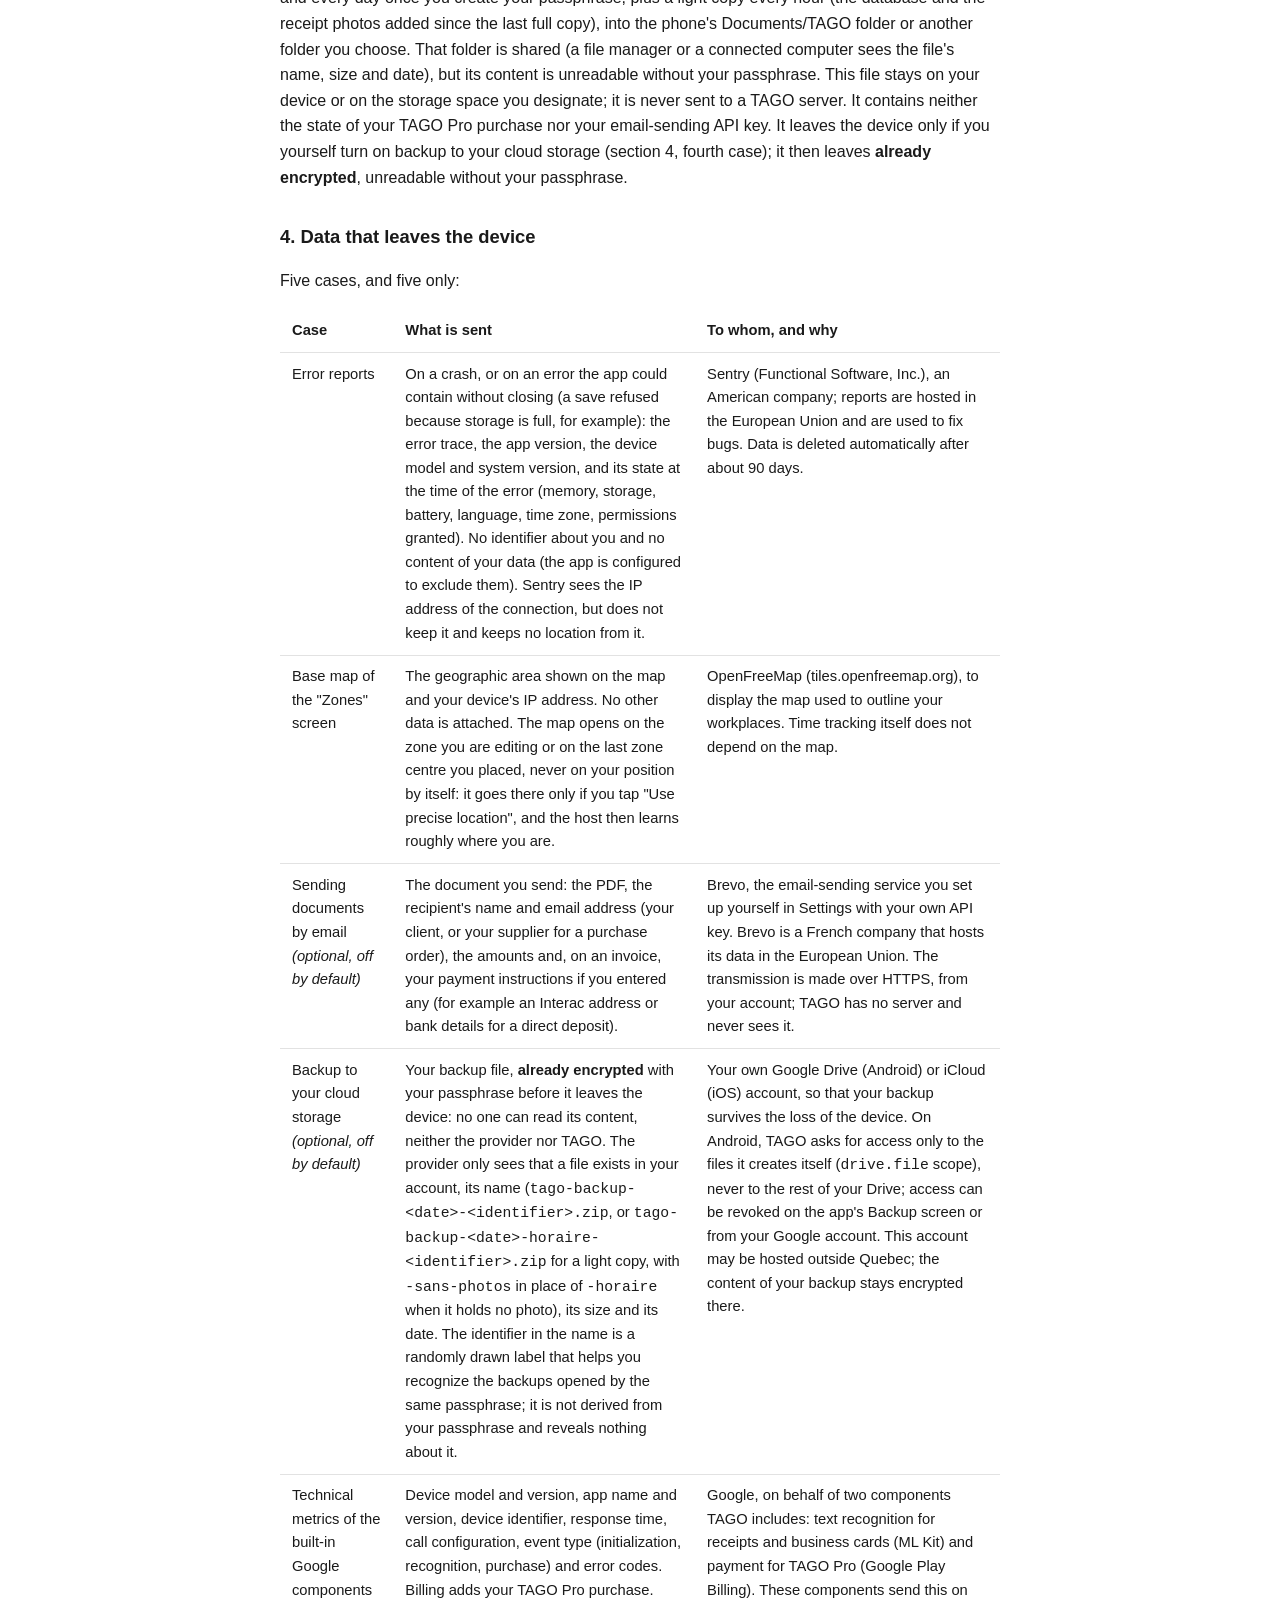
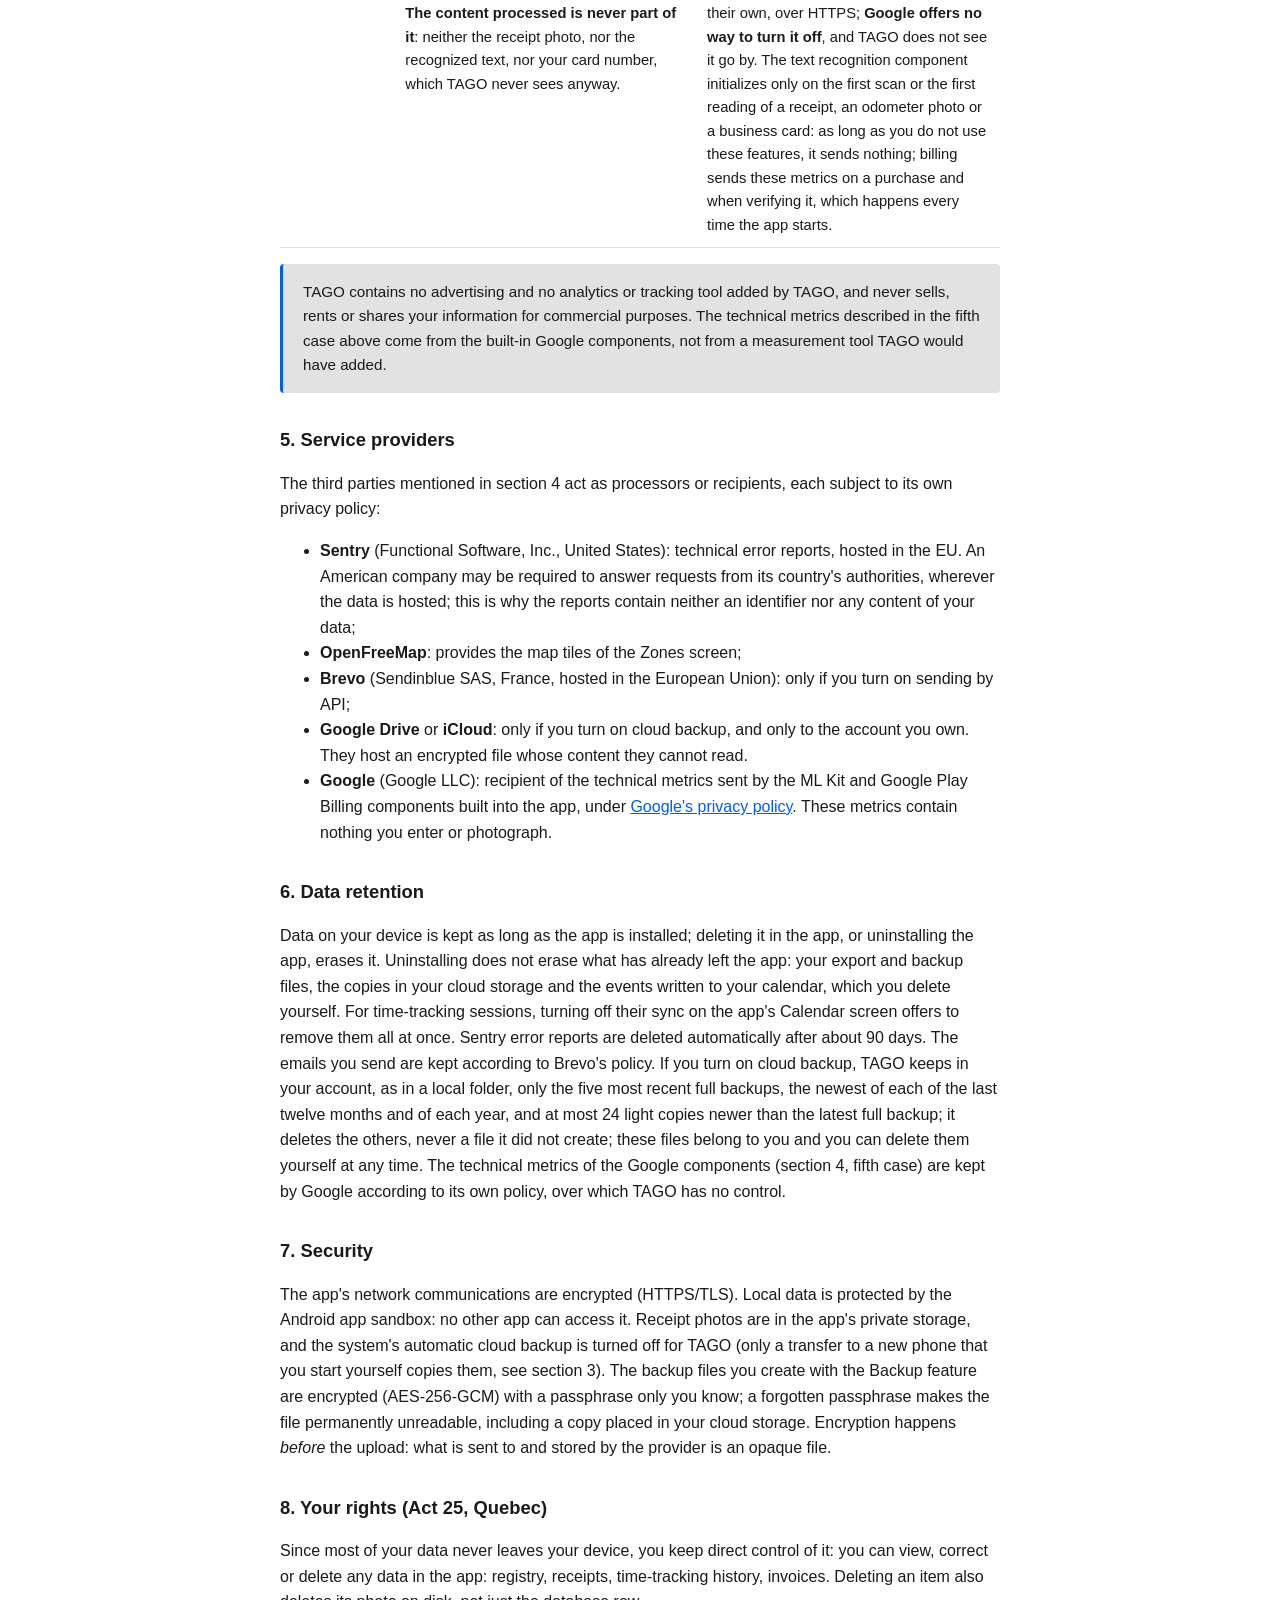
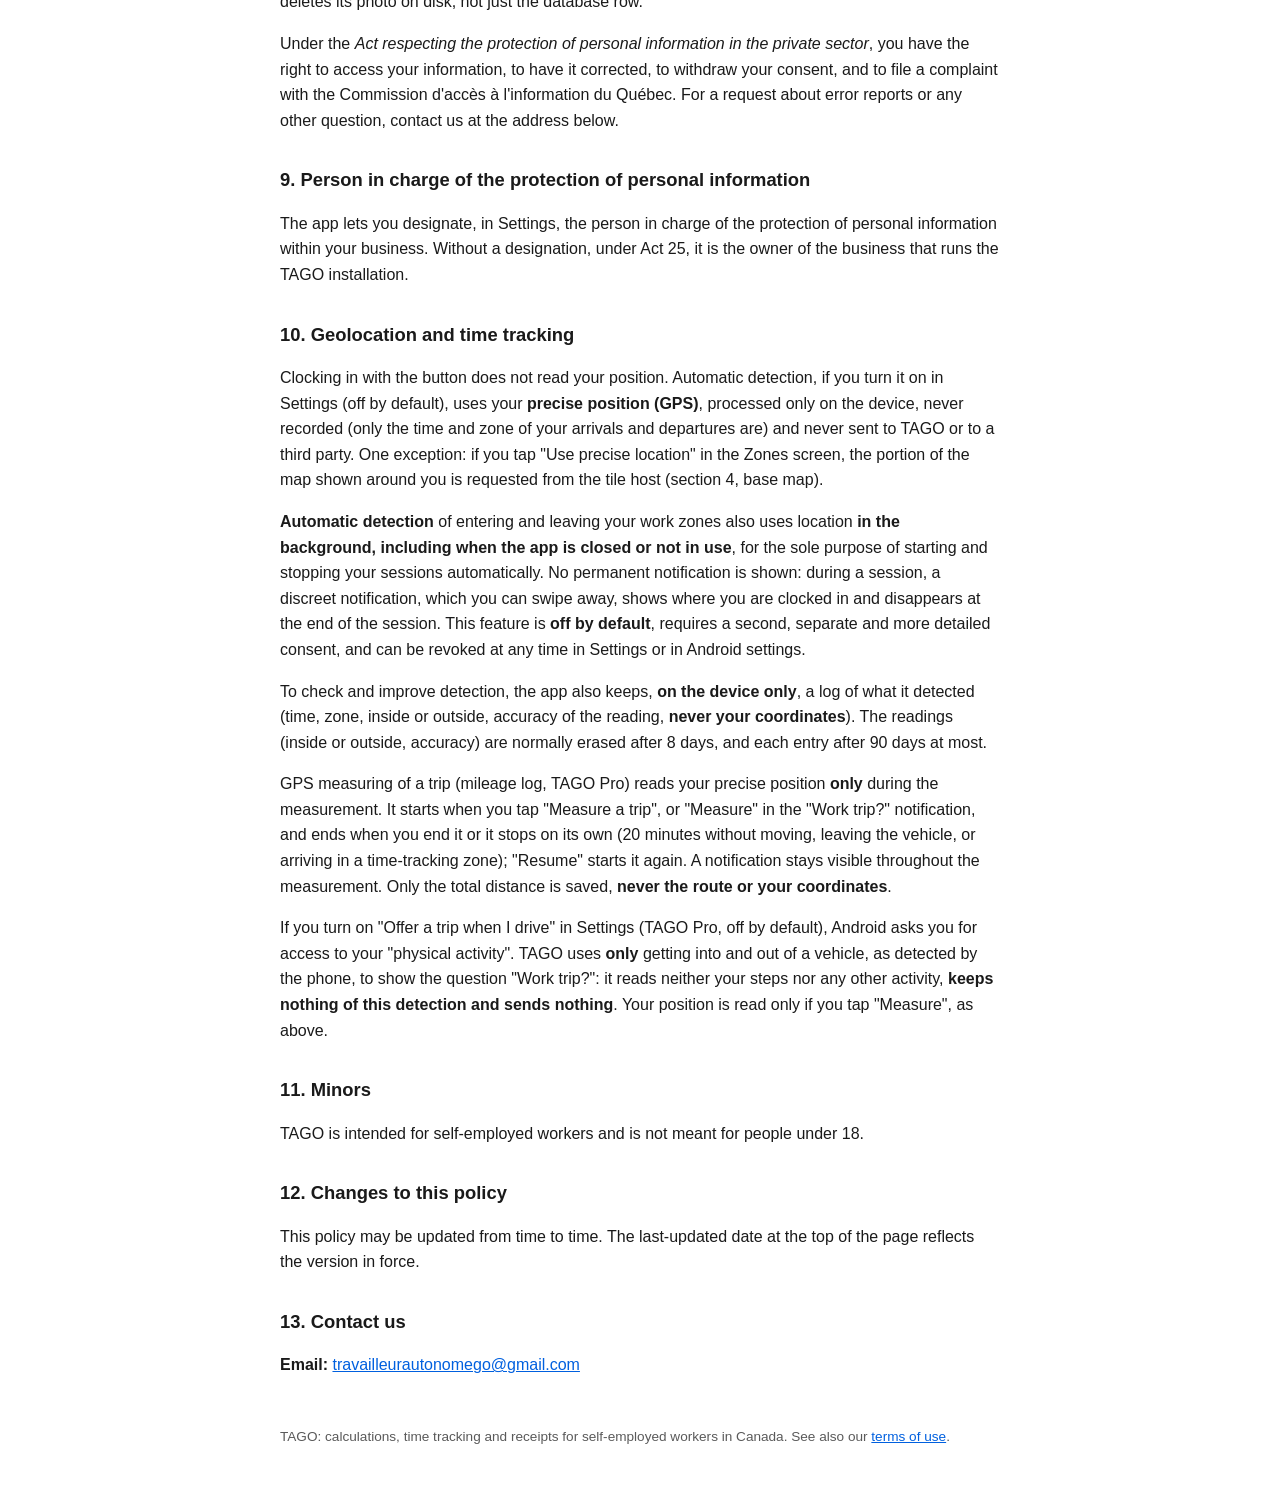
<file: tago/privacy-en.html>
<!doctype html>
<html lang="en-CA">
<head>
  <meta charset="utf-8">
  <meta name="viewport" content="width=device-width, initial-scale=1">
  <title>TAGO: Privacy Policy</title>
  <link rel="stylesheet" href="../style.css">
  <link rel="alternate" hreflang="fr-CA" href="privacy.html">
</head>
<body>
  <main>
    <a class="back" href="../index.html">&larr; Back to Legal</a>
    <h1>TAGO Privacy Policy</h1>
    <p class="subtitle">Last updated: November 11, 2026</p>
    <p><a href="privacy.html" hreflang="fr-CA" lang="fr-CA">Version française</a>. The French version prevails in case of discrepancy.</p>

    <p>TAGO is a mobile app for self-employed workers in Canada. It brings together a tax and deductions calculator, time tracking by geographic zone, expense receipt management and invoicing. This policy explains what data the app processes, what stays on your device, what leaves it, and how to exercise your rights.</p>

    <h2>1. Who we are</h2>
    <p>TAGO is developed and operated by an individual (Ragnarush), in Quebec. There is no TAGO user account, no TAGO server and no syncing of your data to us. Backup to a cloud storage space, described in section 4, is optional and goes to <em>your</em> account, as an already encrypted file. For any question, write to us at the address at the bottom of this page.</p>

    <h2>2. Principle: your data stays on your device</h2>
    <p>By default, TAGO works entirely offline. The information you enter or generate is sent neither to TAGO nor to any third party, except in the five limited cases described in section 4. These stay on your device only:</p>
    <ul>
      <li>your business profile and your payment instructions (for example an account number or an Interac email), your client registry, your catalogue of products and services, your invoices, quotes and payments received, your income received without an invoice (source and amount);</li>
      <li>your supplier registry and your purchase orders;</li>
      <li>your expenses and the photos and PDFs of your receipts;</li>
      <li>your time-tracking sessions and your tax and deduction calculations;</li>
      <li>your mileage log: your vehicles, their odometer readings and photos, and your business trips (date, destination, purpose, distance);</li>
      <li>your preferences and the state of your purchase.</li>
    </ul>
    <p>Text recognition on receipts and business cards (OCR) runs on the device: neither the photo nor the recognized text is sent to anyone. Your GPS position, when time tracking uses it, is processed on the device and never sent (one exception: the "Use precise location" button of the Zones screen, see section 4). The Google components that handle OCR and payment do, however, send Google <em>technical</em> metrics about their own operation, without the content processed (see the fifth case of section 4).</p>

    <h2>3. Where it is stored</h2>
    <p>Only in the database and private storage of this installation of the app, never in a shared space of the phone (gallery, Files) nor in the system's automatic cloud backup, which is turned off for TAGO, apart from the encrypted backups and the exports described below. One exception: if you transfer your data to a new phone (by cable or Wi-Fi, with Android's or the manufacturer's transfer tool), the database and receipt photos go along, without the state of your TAGO Pro purchase, your email-sending API key or your backup passphrase. An export you start yourself (CSV, accountant's file or mileage log .xlsx, PDF of an invoice or purchase order, calendar) creates a file that you then control. If you choose a folder for the automatic CSV export ("For my accountant" screen), the app regularly rewrites one file per type there, unencrypted (taxes, deductions, expenses, income, income without an invoice). If you turn on automatic export to a calendar on the menu's Calendar screen (off by default), the app writes one event per calculation, per time-tracking session and per tax deadline (a date, never an amount), depending on what you turned on, in the calendar you choose on the device; these events then follow that calendar's sync (for example to your Google account if it is a Google calendar). The system handles that, not TAGO.</p>
    <p>The menu's Backup feature writes a backup file encrypted with a passphrase you set: when you ask, and every day once you create your passphrase, plus a light copy every hour (the database and the receipt photos added since the last full copy), into the phone's Documents/TAGO folder or another folder you choose. That folder is shared (a file manager or a connected computer sees the file's name, size and date), but its content is unreadable without your passphrase. This file stays on your device or on the storage space you designate; it is never sent to a TAGO server. It contains neither the state of your TAGO Pro purchase nor your email-sending API key. It leaves the device only if you yourself turn on backup to your cloud storage (section 4, fourth case); it then leaves <strong>already encrypted</strong>, unreadable without your passphrase.</p>

    <h2>4. Data that leaves the device</h2>
    <p>Five cases, and five only:</p>
    <table>
      <tr><th>Case</th><th>What is sent</th><th>To whom, and why</th></tr>
      <tr>
        <td>Error reports</td>
        <td>On a crash, or on an error the app could contain without closing (a save refused because storage is full, for example): the error trace, the app version, the device model and system version, and its state at the time of the error (memory, storage, battery, language, time zone, permissions granted). No identifier about you and no content of your data (the app is configured to exclude them). Sentry sees the IP address of the connection, but does not keep it and keeps no location from it.</td>
        <td>Sentry (Functional Software, Inc.), an American company; reports are hosted in the European Union and are used to fix bugs. Data is deleted automatically after about 90 days.</td>
      </tr>
      <tr>
        <td>Base map of the "Zones" screen</td>
        <td>The geographic area shown on the map and your device's IP address. No other data is attached. The map opens on the zone you are editing or on the last zone centre you placed, never on your position by itself: it goes there only if you tap "Use precise location", and the host then learns roughly where you are.</td>
        <td>OpenFreeMap (tiles.openfreemap.org), to display the map used to outline your workplaces. Time tracking itself does not depend on the map.</td>
      </tr>
      <tr>
        <td>Sending documents by email <em>(optional, off by default)</em></td>
        <td>The document you send: the PDF, the recipient's name and email address (your client, or your supplier for a purchase order), the amounts and, on an invoice, your payment instructions if you entered any (for example an Interac address or bank details for a direct deposit).</td>
        <td>Brevo, the email-sending service you set up yourself in Settings with your own API key. Brevo is a French company that hosts its data in the European Union. The transmission is made over HTTPS, from your account; TAGO has no server and never sees it.</td>
      </tr>
      <tr>
        <td>Backup to your cloud storage <em>(optional, off by default)</em></td>
        <td>Your backup file, <strong>already encrypted</strong> with your passphrase before it leaves the device: no one can read its content, neither the provider nor TAGO. The provider only sees that a file exists in your account, its name (<code>tago-backup-&lt;date&gt;-&lt;identifier&gt;.zip</code>, or <code>tago-backup-&lt;date&gt;-horaire-&lt;identifier&gt;.zip</code> for a light copy, with <code>-sans-photos</code> in place of <code>-horaire</code> when it holds no photo), its size and its date. The identifier in the name is a randomly drawn label that helps you recognize the backups opened by the same passphrase; it is not derived from your passphrase and reveals nothing about it.</td>
        <td>Your own Google Drive (Android) or iCloud (iOS) account, so that your backup survives the loss of the device. On Android, TAGO asks for access only to the files it creates itself (<code>drive.file</code> scope), never to the rest of your Drive; access can be revoked on the app's Backup screen or from your Google account. This account may be hosted outside Quebec; the content of your backup stays encrypted there.</td>
      </tr>
      <tr>
        <td>Technical metrics of the built-in Google components</td>
        <td>Device model and version, app name and version, device identifier, response time, call configuration, event type (initialization, recognition, purchase) and error codes. Billing adds your TAGO Pro purchase. <strong>The content processed is never part of it</strong>: neither the receipt photo, nor the recognized text, nor your card number, which TAGO never sees anyway.</td>
        <td>Google, on behalf of two components TAGO includes: text recognition for receipts and business cards (ML Kit) and payment for TAGO Pro (Google Play Billing). These components send this on their own, over HTTPS; <strong>Google offers no way to turn it off</strong>, and TAGO does not see it go by. The text recognition component initializes only on the first scan or the first reading of a receipt, an odometer photo or a business card: as long as you do not use these features, it sends nothing; billing sends these metrics on a purchase and when verifying it, which happens every time the app starts.</td>
      </tr>
    </table>
    <div class="callout">
      TAGO contains no advertising and no analytics or tracking tool added by TAGO, and never sells, rents or shares your information for commercial purposes. The technical metrics described in the fifth case above come from the built-in Google components, not from a measurement tool TAGO would have added.
    </div>

    <h2>5. Service providers</h2>
    <p>The third parties mentioned in section 4 act as processors or recipients, each subject to its own privacy policy:</p>
    <ul>
      <li><strong>Sentry</strong> (Functional Software, Inc., United States): technical error reports, hosted in the EU. An American company may be required to answer requests from its country's authorities, wherever the data is hosted; this is why the reports contain neither an identifier nor any content of your data;</li>
      <li><strong>OpenFreeMap</strong>: provides the map tiles of the Zones screen;</li>
      <li><strong>Brevo</strong> (Sendinblue SAS, France, hosted in the European Union): only if you turn on sending by API;</li>
      <li><strong>Google Drive</strong> or <strong>iCloud</strong>: only if you turn on cloud backup, and only to the account you own. They host an encrypted file whose content they cannot read.</li>
      <li><strong>Google</strong> (Google LLC): recipient of the technical metrics sent by the ML Kit and Google Play Billing components built into the app, under <a href="https://policies.google.com/privacy">Google's privacy policy</a>. These metrics contain nothing you enter or photograph.</li>
    </ul>

    <h2>6. Data retention</h2>
    <p>Data on your device is kept as long as the app is installed; deleting it in the app, or uninstalling the app, erases it. Uninstalling does not erase what has already left the app: your export and backup files, the copies in your cloud storage and the events written to your calendar, which you delete yourself. For time-tracking sessions, turning off their sync on the app's Calendar screen offers to remove them all at once. Sentry error reports are deleted automatically after about 90 days. The emails you send are kept according to Brevo's policy. If you turn on cloud backup, TAGO keeps in your account, as in a local folder, only the five most recent full backups, the newest of each of the last twelve months and of each year, and at most 24 light copies newer than the latest full backup; it deletes the others, never a file it did not create; these files belong to you and you can delete them yourself at any time. The technical metrics of the Google components (section 4, fifth case) are kept by Google according to its own policy, over which TAGO has no control.</p>

    <h2>7. Security</h2>
    <p>The app's network communications are encrypted (HTTPS/TLS). Local data is protected by the Android app sandbox: no other app can access it. Receipt photos are in the app's private storage, and the system's automatic cloud backup is turned off for TAGO (only a transfer to a new phone that you start yourself copies them, see section 3). The backup files you create with the Backup feature are encrypted (AES-256-GCM) with a passphrase only you know; a forgotten passphrase makes the file permanently unreadable, including a copy placed in your cloud storage. Encryption happens <em>before</em> the upload: what is sent to and stored by the provider is an opaque file.</p>

    <h2>8. Your rights (Act 25, Quebec)</h2>
    <p>Since most of your data never leaves your device, you keep direct control of it: you can view, correct or delete any data in the app: registry, receipts, time-tracking history, invoices. Deleting an item also deletes its photo on disk, not just the database row.</p>
    <p>Under the <em>Act respecting the protection of personal information in the private sector</em>, you have the right to access your information, to have it corrected, to withdraw your consent, and to file a complaint with the Commission d'accès à l'information du Québec. For a request about error reports or any other question, contact us at the address below.</p>

    <h2>9. Person in charge of the protection of personal information</h2>
    <p>The app lets you designate, in Settings, the person in charge of the protection of personal information within your business. Without a designation, under Act 25, it is the owner of the business that runs the TAGO installation.</p>

    <h2>10. Geolocation and time tracking</h2>
    <p>Clocking in with the button does not read your position. Automatic detection, if you turn it on in Settings (off by default), uses your <strong>precise position (GPS)</strong>, processed only on the device, never recorded (only the time and zone of your arrivals and departures are) and never sent to TAGO or to a third party. One exception: if you tap "Use precise location" in the Zones screen, the portion of the map shown around you is requested from the tile host (section 4, base map).</p>
    <p><strong>Automatic detection</strong> of entering and leaving your work zones also uses location <strong>in the background, including when the app is closed or not in use</strong>, for the sole purpose of starting and stopping your sessions automatically. No permanent notification is shown: during a session, a discreet notification, which you can swipe away, shows where you are clocked in and disappears at the end of the session. This feature is <strong>off by default</strong>, requires a second, separate and more detailed consent, and can be revoked at any time in Settings or in Android settings.</p>
    <p>To check and improve detection, the app also keeps, <strong>on the device only</strong>, a log of what it detected (time, zone, inside or outside, accuracy of the reading, <strong>never your coordinates</strong>). The readings (inside or outside, accuracy) are normally erased after 8 days, and each entry after 90 days at most.</p>
    <p>GPS measuring of a trip (mileage log, TAGO Pro) reads your precise position <strong>only</strong> during the measurement. It starts when you tap "Measure a trip", or "Measure" in the "Work trip?" notification, and ends when you end it or it stops on its own (20 minutes without moving, leaving the vehicle, or arriving in a time-tracking zone); "Resume" starts it again. A notification stays visible throughout the measurement. Only the total distance is saved, <strong>never the route or your coordinates</strong>.</p>
    <p>If you turn on "Offer a trip when I drive" in Settings (TAGO Pro, off by default), Android asks you for access to your "physical activity". TAGO uses <strong>only</strong> getting into and out of a vehicle, as detected by the phone, to show the question "Work trip?": it reads neither your steps nor any other activity, <strong>keeps nothing of this detection and sends nothing</strong>. Your position is read only if you tap "Measure", as above.</p>

    <h2>11. Minors</h2>
    <p>TAGO is intended for self-employed workers and is not meant for people under 18.</p>

    <h2>12. Changes to this policy</h2>
    <p>This policy may be updated from time to time. The last-updated date at the top of the page reflects the version in force.</p>

    <h2>13. Contact us</h2>
    <p><strong>Email:</strong> <a href="mailto:travailleurautonomego@gmail.com">travailleurautonomego@gmail.com</a></p>

    <footer>
      TAGO: calculations, time tracking and receipts for self-employed workers in Canada.
      See also our <a href="terms-en.html">terms of use</a>.
    </footer>
  </main>
</body>
</html>
</file>
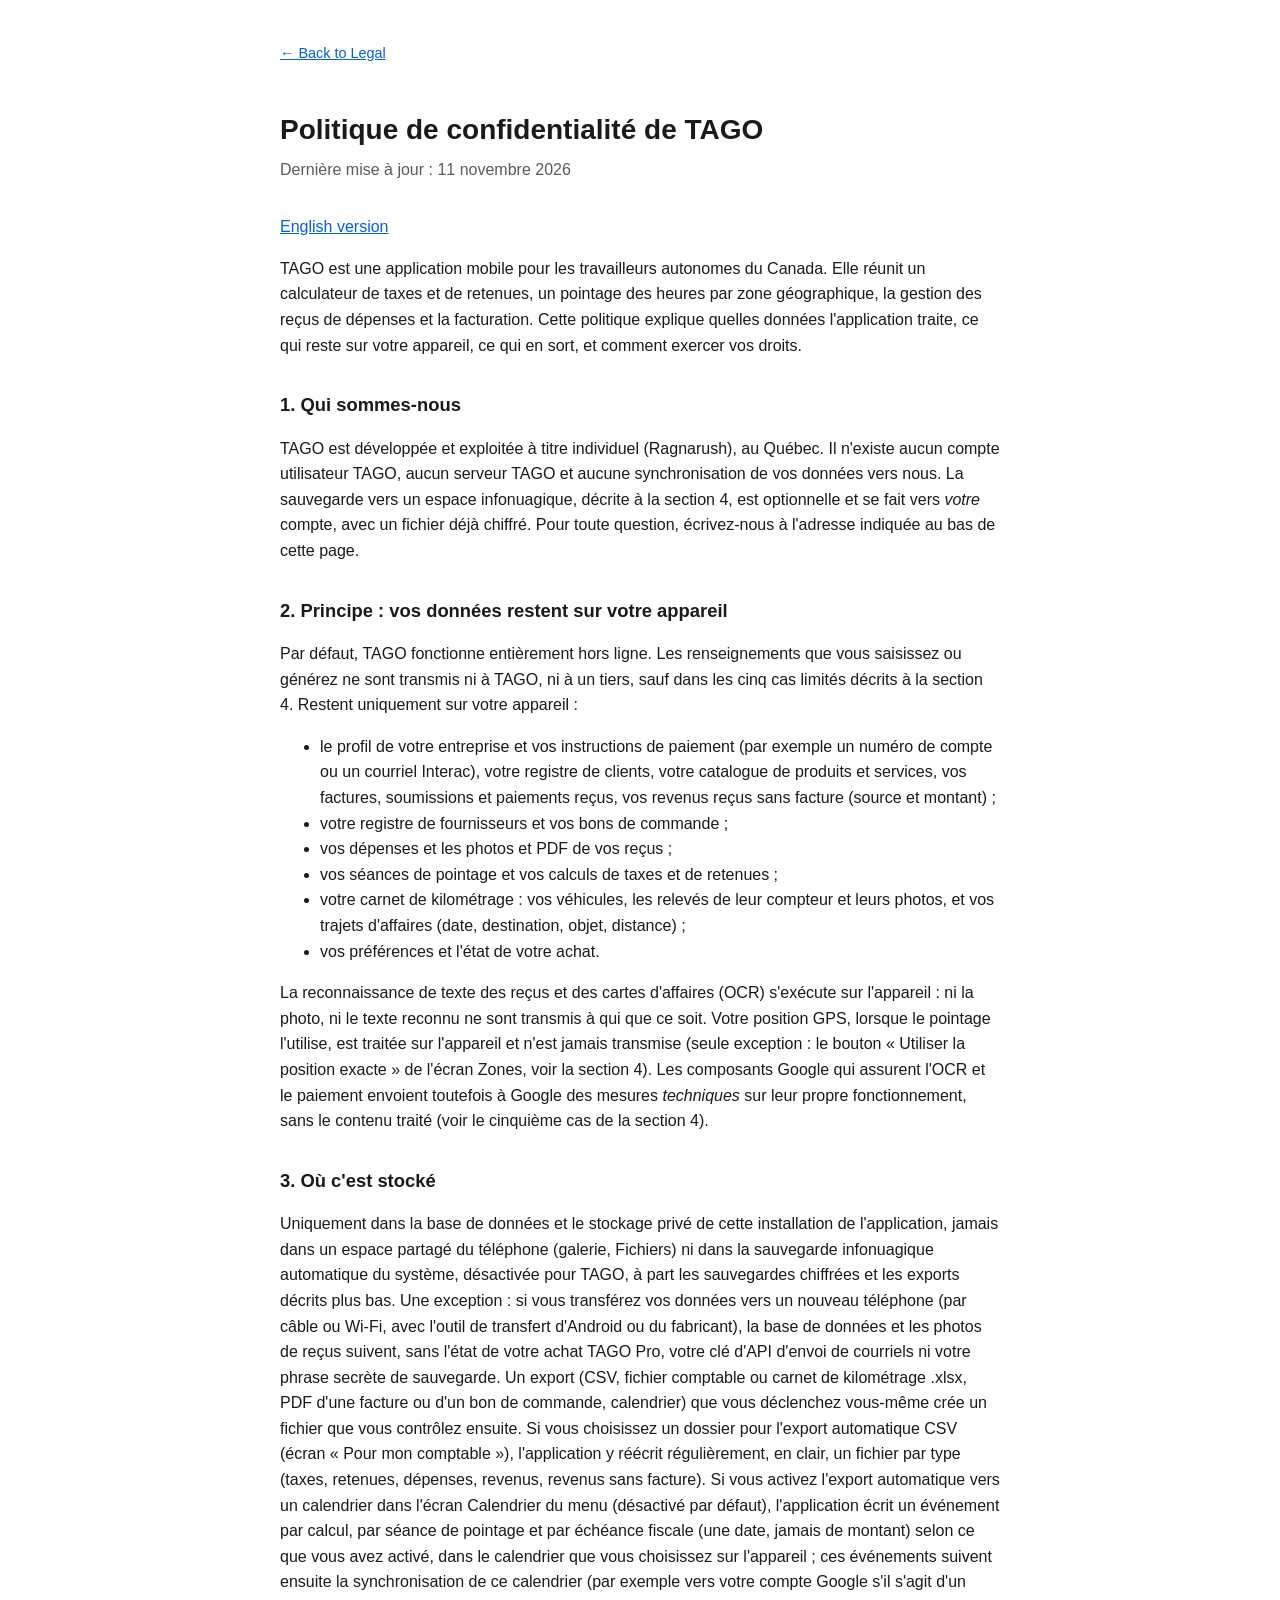
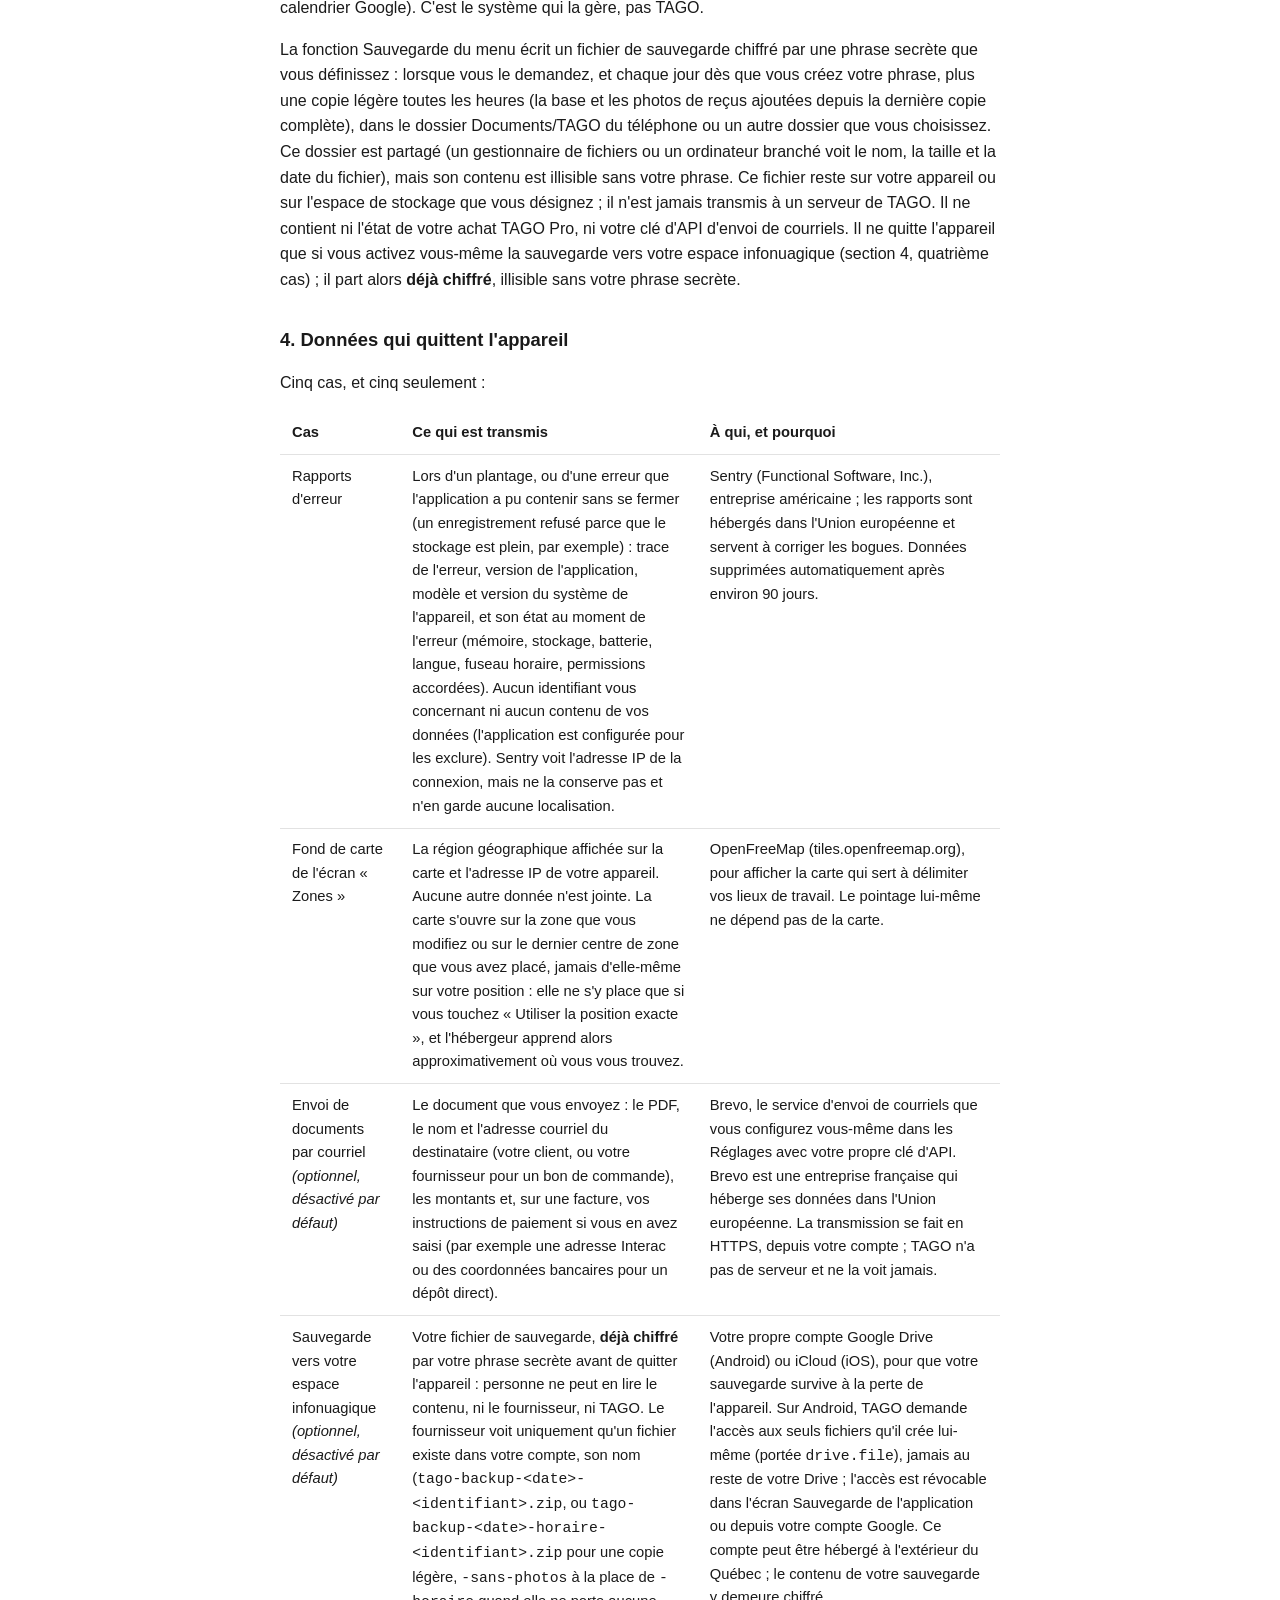
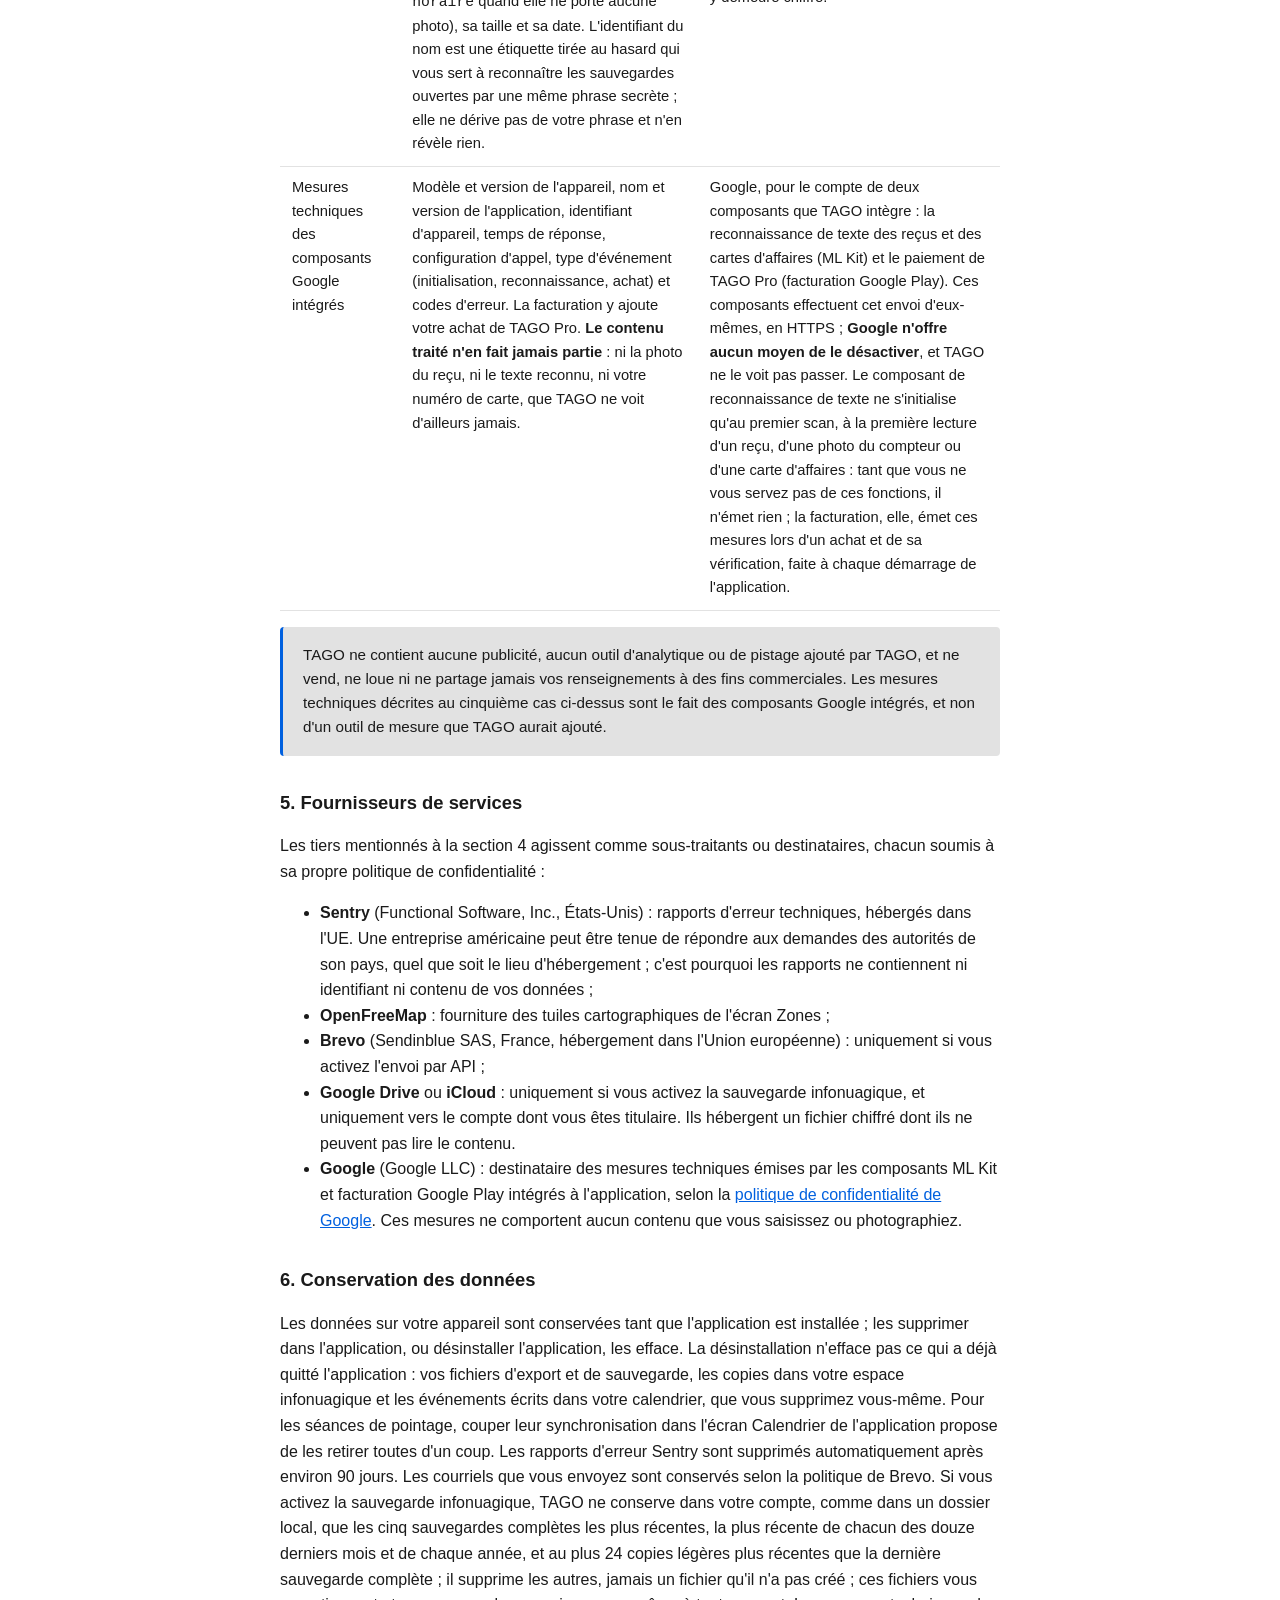
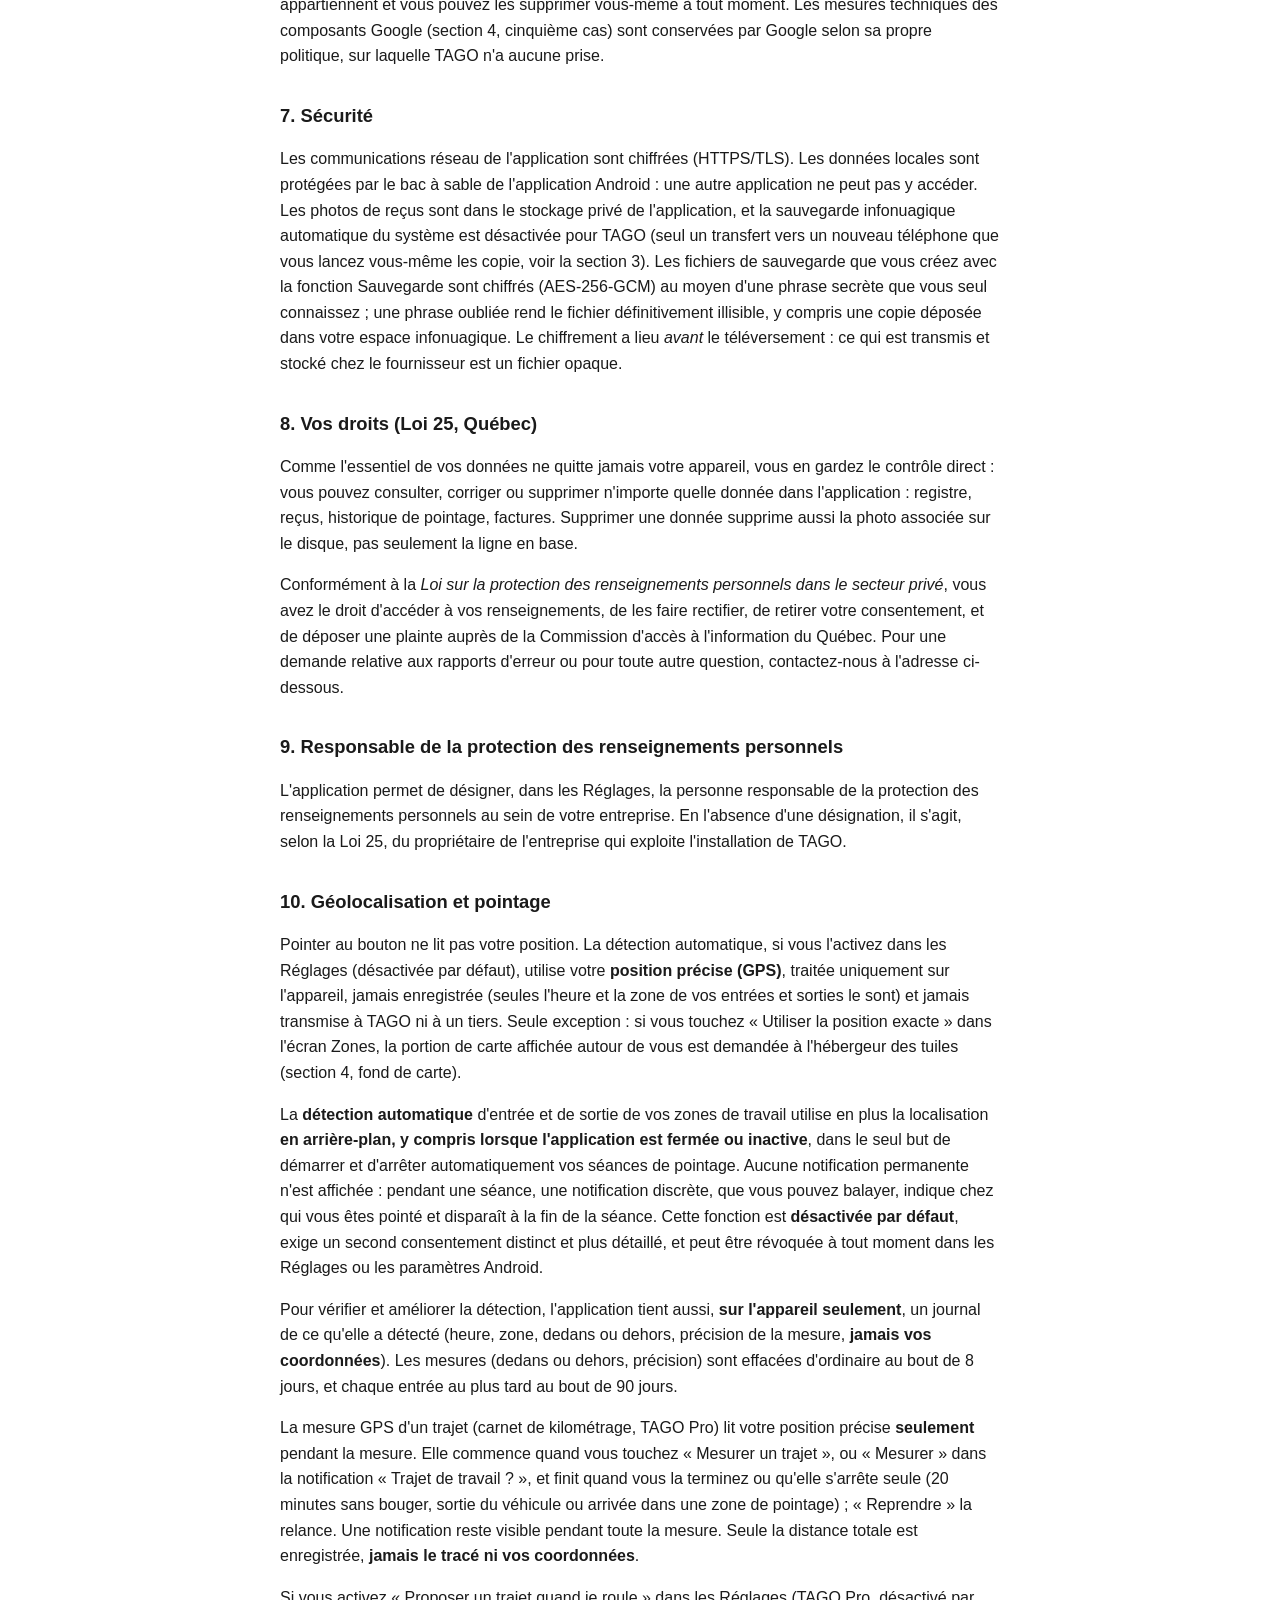
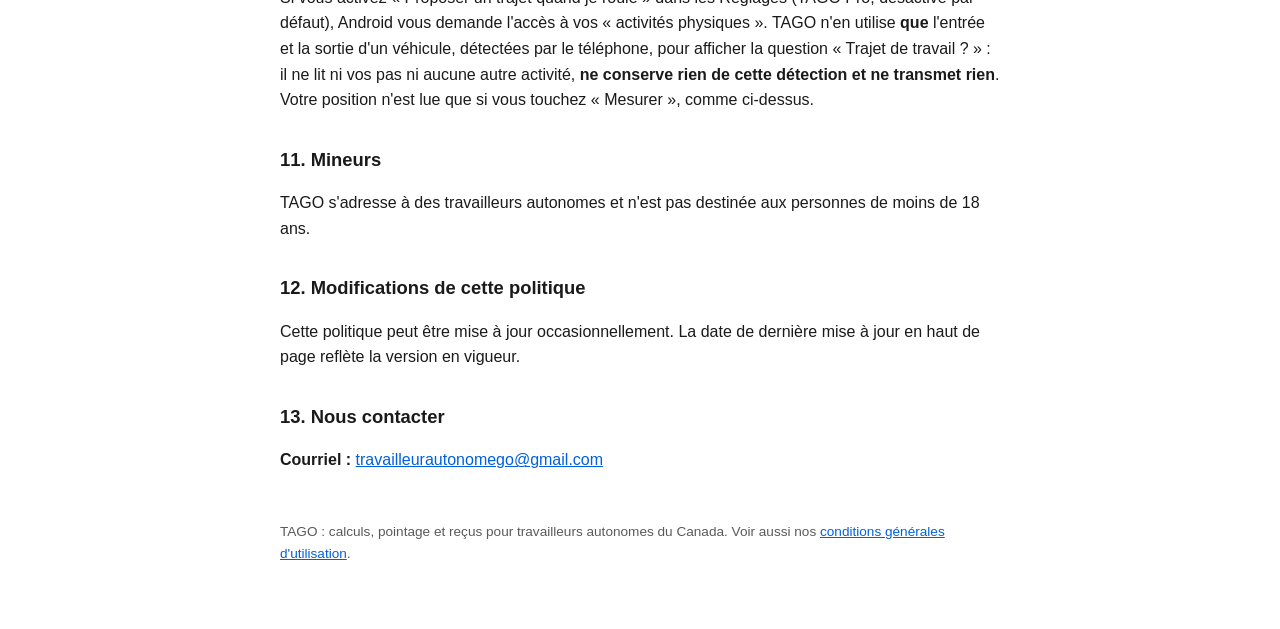
<file: tago/privacy.html>
<!doctype html>
<html lang="fr-CA">
<head>
  <meta charset="utf-8">
  <meta name="viewport" content="width=device-width, initial-scale=1">
  <title>TAGO : Politique de confidentialité</title>
  <link rel="stylesheet" href="../style.css">
  <link rel="alternate" hreflang="en-CA" href="privacy-en.html">
</head>
<body>
  <main>
    <a class="back" href="../index.html">&larr; Back to Legal</a>
    <h1>Politique de confidentialité de TAGO</h1>
    <p class="subtitle">Dernière mise à jour : 11 novembre 2026</p>
    <p><a href="privacy-en.html" hreflang="en-CA" lang="en-CA">English version</a></p>

    <p>TAGO est une application mobile pour les travailleurs autonomes du Canada. Elle réunit un calculateur de taxes et de retenues, un pointage des heures par zone géographique, la gestion des reçus de dépenses et la facturation. Cette politique explique quelles données l'application traite, ce qui reste sur votre appareil, ce qui en sort, et comment exercer vos droits.</p>

    <h2>1. Qui sommes-nous</h2>
    <p>TAGO est développée et exploitée à titre individuel (Ragnarush), au Québec. Il n'existe aucun compte utilisateur TAGO, aucun serveur TAGO et aucune synchronisation de vos données vers nous. La sauvegarde vers un espace infonuagique, décrite à la section 4, est optionnelle et se fait vers <em>votre</em> compte, avec un fichier déjà chiffré. Pour toute question, écrivez-nous à l'adresse indiquée au bas de cette page.</p>

    <h2>2. Principe : vos données restent sur votre appareil</h2>
    <p>Par défaut, TAGO fonctionne entièrement hors ligne. Les renseignements que vous saisissez ou générez ne sont transmis ni à TAGO, ni à un tiers, sauf dans les cinq cas limités décrits à la section 4. Restent uniquement sur votre appareil :</p>
    <ul>
      <li>le profil de votre entreprise et vos instructions de paiement (par exemple un numéro de compte ou un courriel Interac), votre registre de clients, votre catalogue de produits et services, vos factures, soumissions et paiements reçus, vos revenus reçus sans facture (source et montant) ;</li>
      <li>votre registre de fournisseurs et vos bons de commande ;</li>
      <li>vos dépenses et les photos et PDF de vos reçus ;</li>
      <li>vos séances de pointage et vos calculs de taxes et de retenues ;</li>
      <li>votre carnet de kilométrage : vos véhicules, les relevés de leur compteur et leurs photos, et vos trajets d'affaires (date, destination, objet, distance) ;</li>
      <li>vos préférences et l'état de votre achat.</li>
    </ul>
    <p>La reconnaissance de texte des reçus et des cartes d'affaires (OCR) s'exécute sur l'appareil : ni la photo, ni le texte reconnu ne sont transmis à qui que ce soit. Votre position GPS, lorsque le pointage l'utilise, est traitée sur l'appareil et n'est jamais transmise (seule exception : le bouton « Utiliser la position exacte » de l'écran Zones, voir la section 4). Les composants Google qui assurent l'OCR et le paiement envoient toutefois à Google des mesures <em>techniques</em> sur leur propre fonctionnement, sans le contenu traité (voir le cinquième cas de la section 4).</p>

    <h2>3. Où c'est stocké</h2>
    <p>Uniquement dans la base de données et le stockage privé de cette installation de l'application, jamais dans un espace partagé du téléphone (galerie, Fichiers) ni dans la sauvegarde infonuagique automatique du système, désactivée pour TAGO, à part les sauvegardes chiffrées et les exports décrits plus bas. Une exception : si vous transférez vos données vers un nouveau téléphone (par câble ou Wi-Fi, avec l'outil de transfert d'Android ou du fabricant), la base de données et les photos de reçus suivent, sans l'état de votre achat TAGO Pro, votre clé d'API d'envoi de courriels ni votre phrase secrète de sauvegarde. Un export (CSV, fichier comptable ou carnet de kilométrage .xlsx, PDF d'une facture ou d'un bon de commande, calendrier) que vous déclenchez vous-même crée un fichier que vous contrôlez ensuite. Si vous choisissez un dossier pour l'export automatique CSV (écran « Pour mon comptable »), l'application y réécrit régulièrement, en clair, un fichier par type (taxes, retenues, dépenses, revenus, revenus sans facture). Si vous activez l'export automatique vers un calendrier dans l'écran Calendrier du menu (désactivé par défaut), l'application écrit un événement par calcul, par séance de pointage et par échéance fiscale (une date, jamais de montant) selon ce que vous avez activé, dans le calendrier que vous choisissez sur l'appareil ; ces événements suivent ensuite la synchronisation de ce calendrier (par exemple vers votre compte Google s'il s'agit d'un calendrier Google). C'est le système qui la gère, pas TAGO.</p>
    <p>La fonction Sauvegarde du menu écrit un fichier de sauvegarde chiffré par une phrase secrète que vous définissez : lorsque vous le demandez, et chaque jour dès que vous créez votre phrase, plus une copie légère toutes les heures (la base et les photos de reçus ajoutées depuis la dernière copie complète), dans le dossier Documents/TAGO du téléphone ou un autre dossier que vous choisissez. Ce dossier est partagé (un gestionnaire de fichiers ou un ordinateur branché voit le nom, la taille et la date du fichier), mais son contenu est illisible sans votre phrase. Ce fichier reste sur votre appareil ou sur l'espace de stockage que vous désignez ; il n'est jamais transmis à un serveur de TAGO. Il ne contient ni l'état de votre achat TAGO Pro, ni votre clé d'API d'envoi de courriels. Il ne quitte l'appareil que si vous activez vous-même la sauvegarde vers votre espace infonuagique (section 4, quatrième cas) ; il part alors <strong>déjà chiffré</strong>, illisible sans votre phrase secrète.</p>

    <h2>4. Données qui quittent l'appareil</h2>
    <p>Cinq cas, et cinq seulement :</p>
    <table>
      <tr><th>Cas</th><th>Ce qui est transmis</th><th>À qui, et pourquoi</th></tr>
      <tr>
        <td>Rapports d'erreur</td>
        <td>Lors d'un plantage, ou d'une erreur que l'application a pu contenir sans se fermer (un enregistrement refusé parce que le stockage est plein, par exemple) : trace de l'erreur, version de l'application, modèle et version du système de l'appareil, et son état au moment de l'erreur (mémoire, stockage, batterie, langue, fuseau horaire, permissions accordées). Aucun identifiant vous concernant ni aucun contenu de vos données (l'application est configurée pour les exclure). Sentry voit l'adresse IP de la connexion, mais ne la conserve pas et n'en garde aucune localisation.</td>
        <td>Sentry (Functional Software, Inc.), entreprise américaine ; les rapports sont hébergés dans l'Union européenne et servent à corriger les bogues. Données supprimées automatiquement après environ 90 jours.</td>
      </tr>
      <tr>
        <td>Fond de carte de l'écran « Zones »</td>
        <td>La région géographique affichée sur la carte et l'adresse IP de votre appareil. Aucune autre donnée n'est jointe. La carte s'ouvre sur la zone que vous modifiez ou sur le dernier centre de zone que vous avez placé, jamais d'elle-même sur votre position : elle ne s'y place que si vous touchez « Utiliser la position exacte », et l'hébergeur apprend alors approximativement où vous vous trouvez.</td>
        <td>OpenFreeMap (tiles.openfreemap.org), pour afficher la carte qui sert à délimiter vos lieux de travail. Le pointage lui-même ne dépend pas de la carte.</td>
      </tr>
      <tr>
        <td>Envoi de documents par courriel <em>(optionnel, désactivé par défaut)</em></td>
        <td>Le document que vous envoyez : le PDF, le nom et l'adresse courriel du destinataire (votre client, ou votre fournisseur pour un bon de commande), les montants et, sur une facture, vos instructions de paiement si vous en avez saisi (par exemple une adresse Interac ou des coordonnées bancaires pour un dépôt direct).</td>
        <td>Brevo, le service d'envoi de courriels que vous configurez vous-même dans les Réglages avec votre propre clé d'API. Brevo est une entreprise française qui héberge ses données dans l'Union européenne. La transmission se fait en HTTPS, depuis votre compte ; TAGO n'a pas de serveur et ne la voit jamais.</td>
      </tr>
      <tr>
        <td>Sauvegarde vers votre espace infonuagique <em>(optionnel, désactivé par défaut)</em></td>
        <td>Votre fichier de sauvegarde, <strong>déjà chiffré</strong> par votre phrase secrète avant de quitter l'appareil : personne ne peut en lire le contenu, ni le fournisseur, ni TAGO. Le fournisseur voit uniquement qu'un fichier existe dans votre compte, son nom (<code>tago-backup-&lt;date&gt;-&lt;identifiant&gt;.zip</code>, ou <code>tago-backup-&lt;date&gt;-horaire-&lt;identifiant&gt;.zip</code> pour une copie légère, <code>-sans-photos</code> à la place de <code>-horaire</code> quand elle ne porte aucune photo), sa taille et sa date. L'identifiant du nom est une étiquette tirée au hasard qui vous sert à reconnaître les sauvegardes ouvertes par une même phrase secrète ; elle ne dérive pas de votre phrase et n'en révèle rien.</td>
        <td>Votre propre compte Google Drive (Android) ou iCloud (iOS), pour que votre sauvegarde survive à la perte de l'appareil. Sur Android, TAGO demande l'accès aux seuls fichiers qu'il crée lui-même (portée <code>drive.file</code>), jamais au reste de votre Drive ; l'accès est révocable dans l'écran Sauvegarde de l'application ou depuis votre compte Google. Ce compte peut être hébergé à l'extérieur du Québec ; le contenu de votre sauvegarde y demeure chiffré.</td>
      </tr>
      <tr>
        <td>Mesures techniques des composants Google intégrés</td>
        <td>Modèle et version de l'appareil, nom et version de l'application, identifiant d'appareil, temps de réponse, configuration d'appel, type d'événement (initialisation, reconnaissance, achat) et codes d'erreur. La facturation y ajoute votre achat de TAGO Pro. <strong>Le contenu traité n'en fait jamais partie</strong> : ni la photo du reçu, ni le texte reconnu, ni votre numéro de carte, que TAGO ne voit d'ailleurs jamais.</td>
        <td>Google, pour le compte de deux composants que TAGO intègre : la reconnaissance de texte des reçus et des cartes d'affaires (ML Kit) et le paiement de TAGO Pro (facturation Google Play). Ces composants effectuent cet envoi d'eux-mêmes, en HTTPS ; <strong>Google n'offre aucun moyen de le désactiver</strong>, et TAGO ne le voit pas passer. Le composant de reconnaissance de texte ne s'initialise qu'au premier scan, à la première lecture d'un reçu, d'une photo du compteur ou d'une carte d'affaires : tant que vous ne vous servez pas de ces fonctions, il n'émet rien ; la facturation, elle, émet ces mesures lors d'un achat et de sa vérification, faite à chaque démarrage de l'application.</td>
      </tr>
    </table>
    <div class="callout">
      TAGO ne contient aucune publicité, aucun outil d'analytique ou de pistage ajouté par TAGO, et ne vend, ne loue ni ne partage jamais vos renseignements à des fins commerciales. Les mesures techniques décrites au cinquième cas ci-dessus sont le fait des composants Google intégrés, et non d'un outil de mesure que TAGO aurait ajouté.
    </div>

    <h2>5. Fournisseurs de services</h2>
    <p>Les tiers mentionnés à la section 4 agissent comme sous-traitants ou destinataires, chacun soumis à sa propre politique de confidentialité :</p>
    <ul>
      <li><strong>Sentry</strong> (Functional Software, Inc., États-Unis) : rapports d'erreur techniques, hébergés dans l'UE. Une entreprise américaine peut être tenue de répondre aux demandes des autorités de son pays, quel que soit le lieu d'hébergement ; c'est pourquoi les rapports ne contiennent ni identifiant ni contenu de vos données ;</li>
      <li><strong>OpenFreeMap</strong> : fourniture des tuiles cartographiques de l'écran Zones ;</li>
      <li><strong>Brevo</strong> (Sendinblue SAS, France, hébergement dans l'Union européenne) : uniquement si vous activez l'envoi par API ;</li>
      <li><strong>Google Drive</strong> ou <strong>iCloud</strong> : uniquement si vous activez la sauvegarde infonuagique, et uniquement vers le compte dont vous êtes titulaire. Ils hébergent un fichier chiffré dont ils ne peuvent pas lire le contenu.</li>
      <li><strong>Google</strong> (Google LLC) : destinataire des mesures techniques émises par les composants ML Kit et facturation Google Play intégrés à l'application, selon la <a href="https://policies.google.com/privacy">politique de confidentialité de Google</a>. Ces mesures ne comportent aucun contenu que vous saisissez ou photographiez.</li>
    </ul>

    <h2>6. Conservation des données</h2>
    <p>Les données sur votre appareil sont conservées tant que l'application est installée ; les supprimer dans l'application, ou désinstaller l'application, les efface. La désinstallation n'efface pas ce qui a déjà quitté l'application : vos fichiers d'export et de sauvegarde, les copies dans votre espace infonuagique et les événements écrits dans votre calendrier, que vous supprimez vous-même. Pour les séances de pointage, couper leur synchronisation dans l'écran Calendrier de l'application propose de les retirer toutes d'un coup. Les rapports d'erreur Sentry sont supprimés automatiquement après environ 90 jours. Les courriels que vous envoyez sont conservés selon la politique de Brevo. Si vous activez la sauvegarde infonuagique, TAGO ne conserve dans votre compte, comme dans un dossier local, que les cinq sauvegardes complètes les plus récentes, la plus récente de chacun des douze derniers mois et de chaque année, et au plus 24 copies légères plus récentes que la dernière sauvegarde complète ; il supprime les autres, jamais un fichier qu'il n'a pas créé ; ces fichiers vous appartiennent et vous pouvez les supprimer vous-même à tout moment. Les mesures techniques des composants Google (section 4, cinquième cas) sont conservées par Google selon sa propre politique, sur laquelle TAGO n'a aucune prise.</p>

    <h2>7. Sécurité</h2>
    <p>Les communications réseau de l'application sont chiffrées (HTTPS/TLS). Les données locales sont protégées par le bac à sable de l'application Android : une autre application ne peut pas y accéder. Les photos de reçus sont dans le stockage privé de l'application, et la sauvegarde infonuagique automatique du système est désactivée pour TAGO (seul un transfert vers un nouveau téléphone que vous lancez vous-même les copie, voir la section 3). Les fichiers de sauvegarde que vous créez avec la fonction Sauvegarde sont chiffrés (AES-256-GCM) au moyen d'une phrase secrète que vous seul connaissez ; une phrase oubliée rend le fichier définitivement illisible, y compris une copie déposée dans votre espace infonuagique. Le chiffrement a lieu <em>avant</em> le téléversement : ce qui est transmis et stocké chez le fournisseur est un fichier opaque.</p>

    <h2>8. Vos droits (Loi 25, Québec)</h2>
    <p>Comme l'essentiel de vos données ne quitte jamais votre appareil, vous en gardez le contrôle direct : vous pouvez consulter, corriger ou supprimer n'importe quelle donnée dans l'application : registre, reçus, historique de pointage, factures. Supprimer une donnée supprime aussi la photo associée sur le disque, pas seulement la ligne en base.</p>
    <p>Conformément à la <em>Loi sur la protection des renseignements personnels dans le secteur privé</em>, vous avez le droit d'accéder à vos renseignements, de les faire rectifier, de retirer votre consentement, et de déposer une plainte auprès de la Commission d'accès à l'information du Québec. Pour une demande relative aux rapports d'erreur ou pour toute autre question, contactez-nous à l'adresse ci-dessous.</p>

    <h2>9. Responsable de la protection des renseignements personnels</h2>
    <p>L'application permet de désigner, dans les Réglages, la personne responsable de la protection des renseignements personnels au sein de votre entreprise. En l'absence d'une désignation, il s'agit, selon la Loi 25, du propriétaire de l'entreprise qui exploite l'installation de TAGO.</p>

    <h2>10. Géolocalisation et pointage</h2>
    <p>Pointer au bouton ne lit pas votre position. La détection automatique, si vous l'activez dans les Réglages (désactivée par défaut), utilise votre <strong>position précise (GPS)</strong>, traitée uniquement sur l'appareil, jamais enregistrée (seules l'heure et la zone de vos entrées et sorties le sont) et jamais transmise à TAGO ni à un tiers. Seule exception : si vous touchez « Utiliser la position exacte » dans l'écran Zones, la portion de carte affichée autour de vous est demandée à l'hébergeur des tuiles (section 4, fond de carte).</p>
    <p>La <strong>détection automatique</strong> d'entrée et de sortie de vos zones de travail utilise en plus la localisation <strong>en arrière-plan, y compris lorsque l'application est fermée ou inactive</strong>, dans le seul but de démarrer et d'arrêter automatiquement vos séances de pointage. Aucune notification permanente n'est affichée : pendant une séance, une notification discrète, que vous pouvez balayer, indique chez qui vous êtes pointé et disparaît à la fin de la séance. Cette fonction est <strong>désactivée par défaut</strong>, exige un second consentement distinct et plus détaillé, et peut être révoquée à tout moment dans les Réglages ou les paramètres Android.</p>
    <p>Pour vérifier et améliorer la détection, l'application tient aussi, <strong>sur l'appareil seulement</strong>, un journal de ce qu'elle a détecté (heure, zone, dedans ou dehors, précision de la mesure, <strong>jamais vos coordonnées</strong>). Les mesures (dedans ou dehors, précision) sont effacées d'ordinaire au bout de 8 jours, et chaque entrée au plus tard au bout de 90 jours.</p>
    <p>La mesure GPS d'un trajet (carnet de kilométrage, TAGO Pro) lit votre position précise <strong>seulement</strong> pendant la mesure. Elle commence quand vous touchez « Mesurer un trajet », ou « Mesurer » dans la notification « Trajet de travail ? », et finit quand vous la terminez ou qu'elle s'arrête seule (20 minutes sans bouger, sortie du véhicule ou arrivée dans une zone de pointage) ; « Reprendre » la relance. Une notification reste visible pendant toute la mesure. Seule la distance totale est enregistrée, <strong>jamais le tracé ni vos coordonnées</strong>.</p>
    <p>Si vous activez « Proposer un trajet quand je roule » dans les Réglages (TAGO Pro, désactivé par défaut), Android vous demande l'accès à vos « activités physiques ». TAGO n'en utilise <strong>que</strong> l'entrée et la sortie d'un véhicule, détectées par le téléphone, pour afficher la question « Trajet de travail ? » : il ne lit ni vos pas ni aucune autre activité, <strong>ne conserve rien de cette détection et ne transmet rien</strong>. Votre position n'est lue que si vous touchez « Mesurer », comme ci-dessus.</p>

    <h2>11. Mineurs</h2>
    <p>TAGO s'adresse à des travailleurs autonomes et n'est pas destinée aux personnes de moins de 18 ans.</p>

    <h2>12. Modifications de cette politique</h2>
    <p>Cette politique peut être mise à jour occasionnellement. La date de dernière mise à jour en haut de page reflète la version en vigueur.</p>

    <h2>13. Nous contacter</h2>
    <p><strong>Courriel :</strong> <a href="mailto:travailleurautonomego@gmail.com">travailleurautonomego@gmail.com</a></p>

    <footer>
      TAGO : calculs, pointage et reçus pour travailleurs autonomes du Canada.
      Voir aussi nos <a href="terms.html">conditions générales d'utilisation</a>.
    </footer>
  </main>
</body>
</html>
</file>
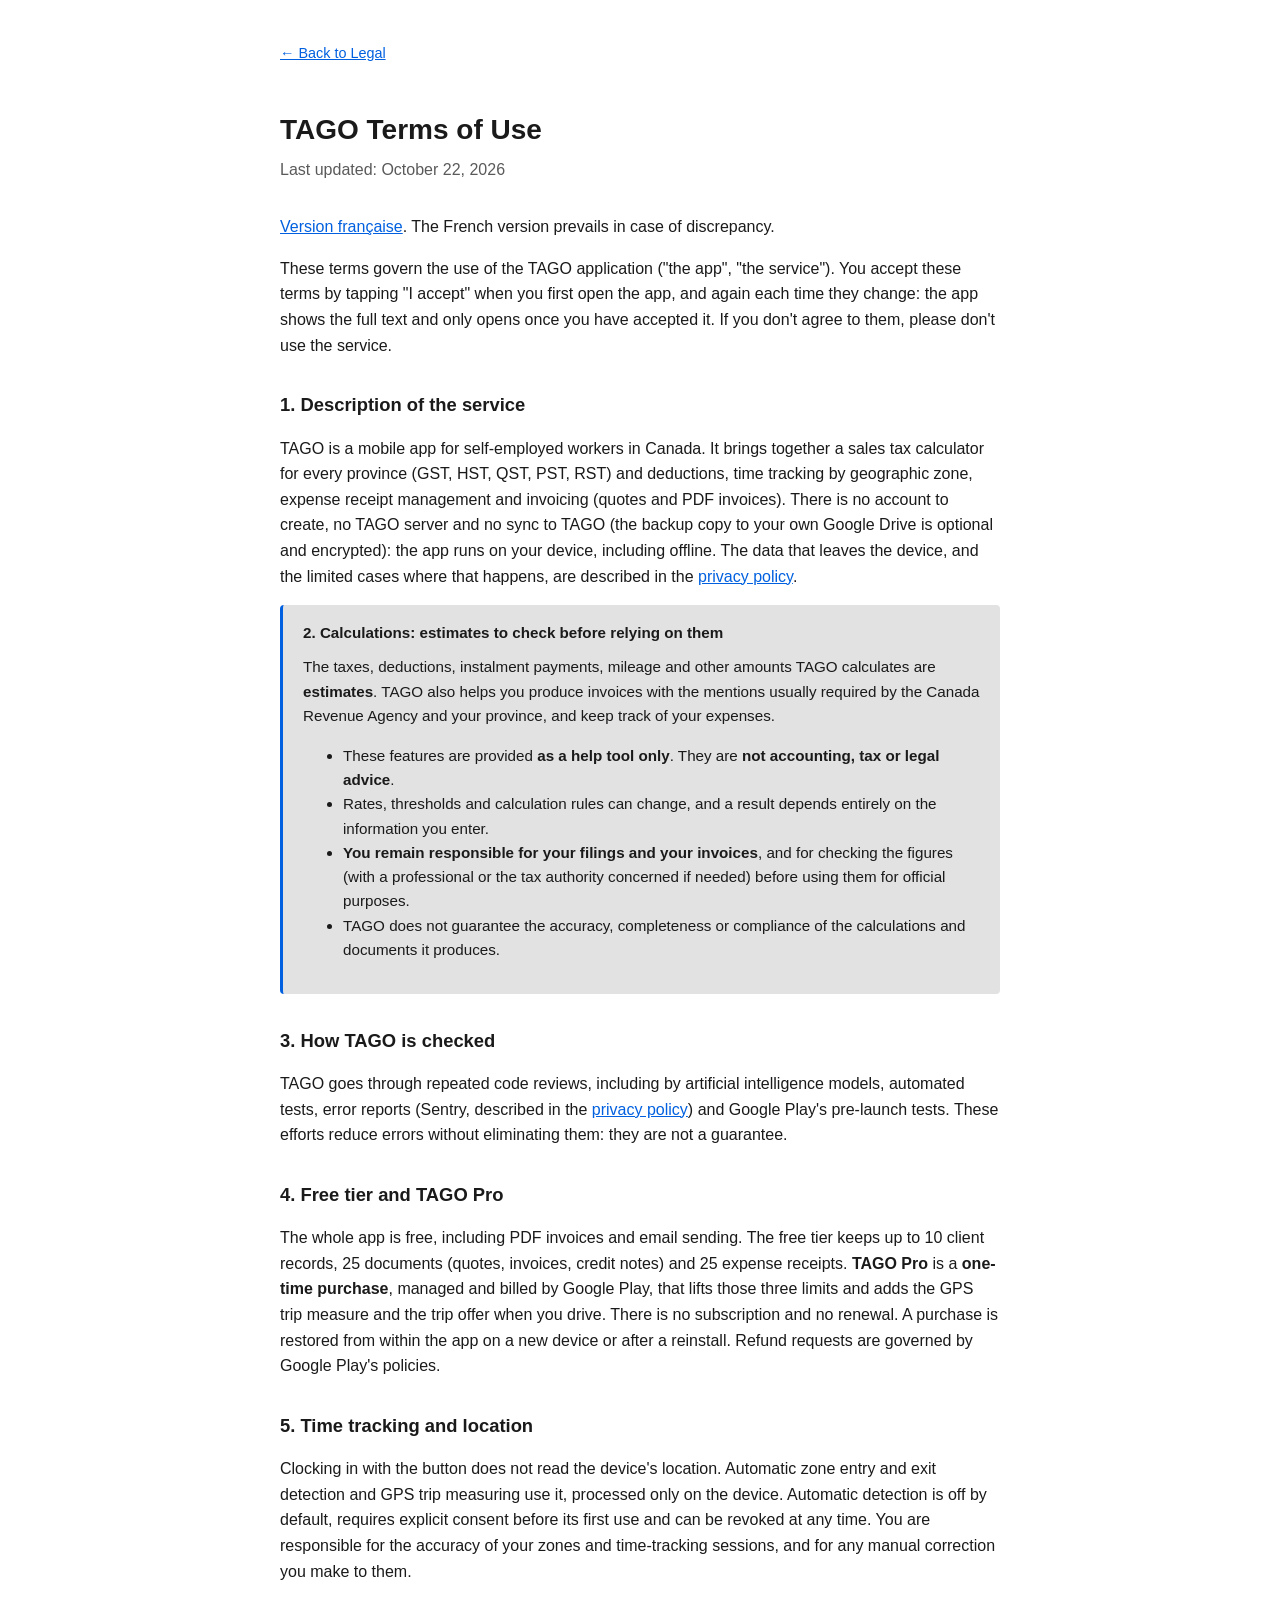
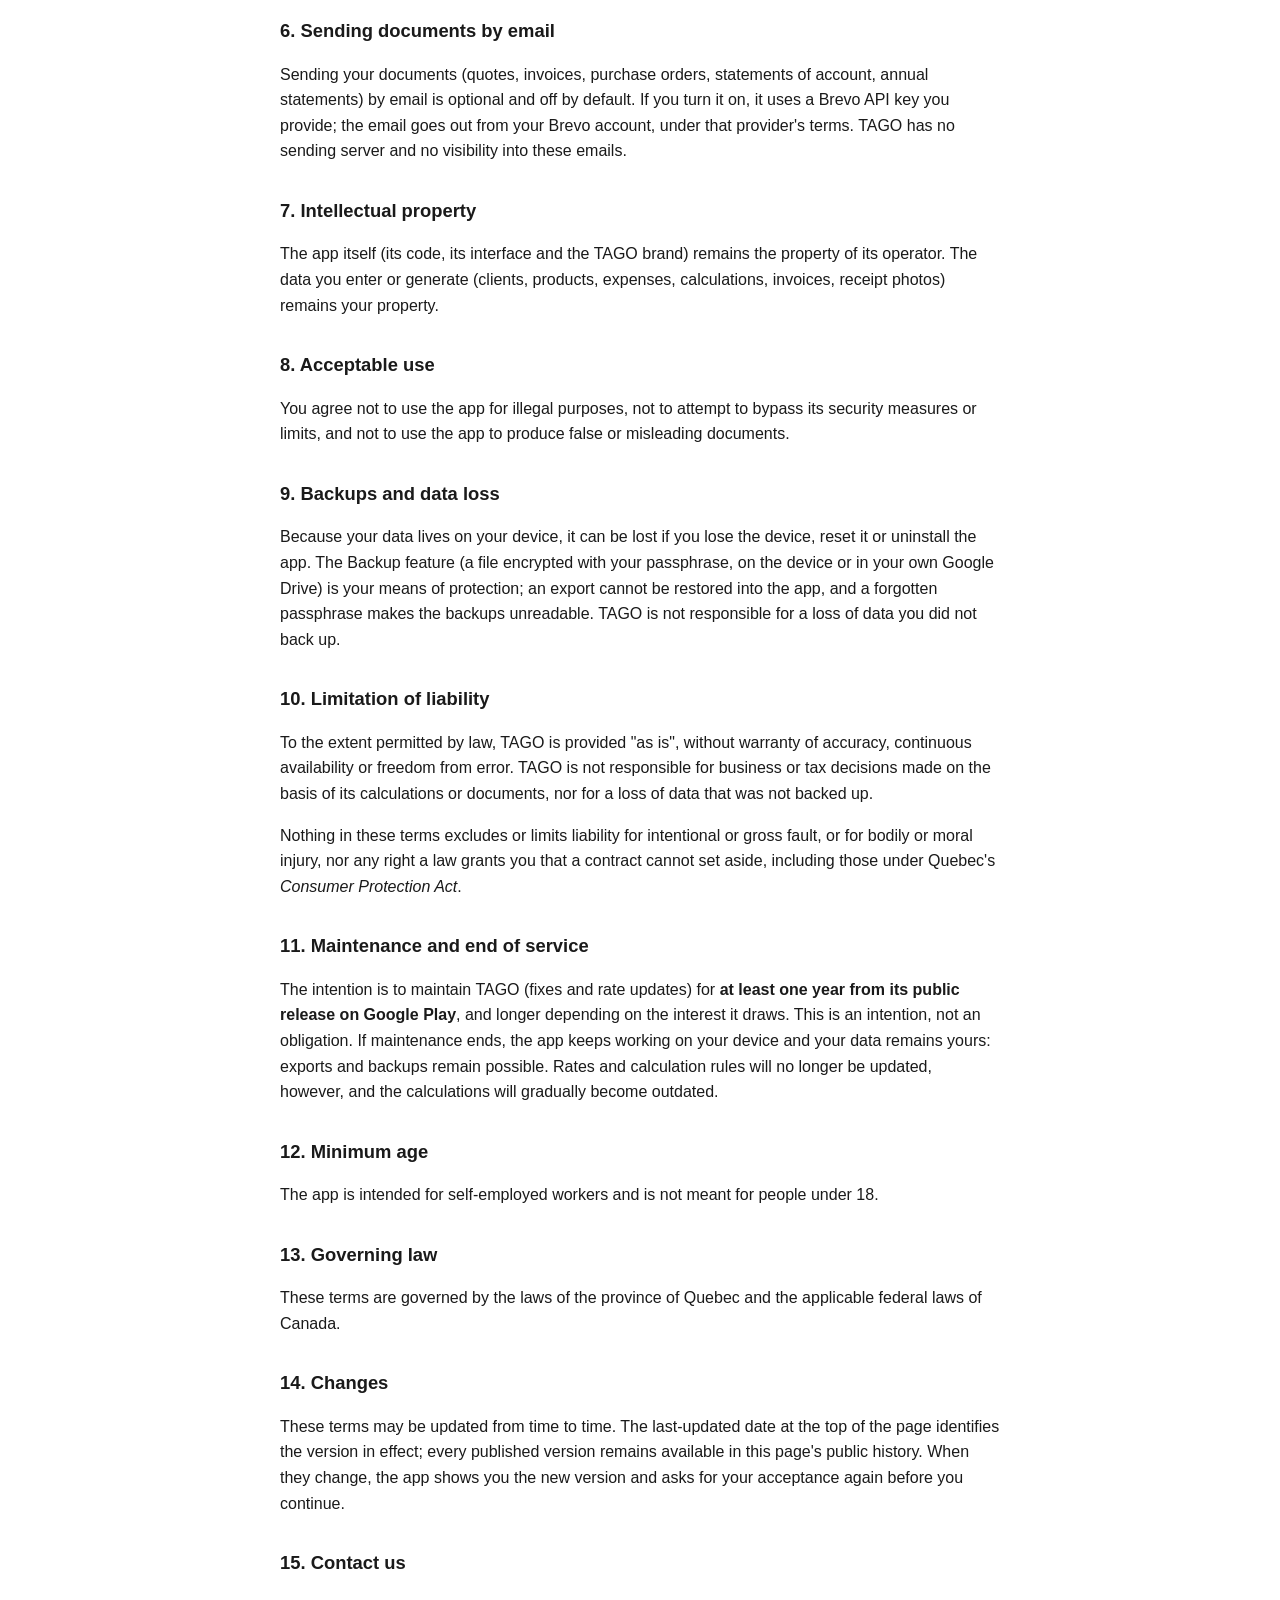
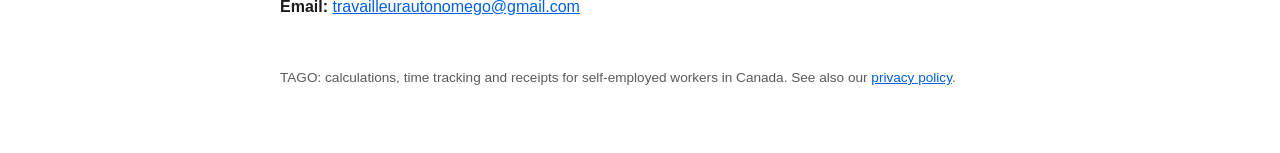
<file: tago/terms-en.html>
<!doctype html>
<html lang="en-CA">
<head>
  <meta charset="utf-8">
  <meta name="viewport" content="width=device-width, initial-scale=1">
  <title>TAGO: Terms of Use</title>
  <link rel="stylesheet" href="../style.css">
  <link rel="alternate" hreflang="fr-CA" href="terms.html">
</head>
<body>
  <main>
    <a class="back" href="../index.html">&larr; Back to Legal</a>
    <h1>TAGO Terms of Use</h1>
    <p class="subtitle">Last updated: October 22, 2026</p>
    <p><a href="terms.html" hreflang="fr-CA" lang="fr-CA">Version française</a>. The French version prevails in case of discrepancy.</p>

    <p>These terms govern the use of the TAGO application ("the app", "the service"). You accept these terms by tapping "I accept" when you first open the app, and again each time they change: the app shows the full text and only opens once you have accepted it. If you don't agree to them, please don't use the service.</p>

    <h2>1. Description of the service</h2>
    <p>TAGO is a mobile app for self-employed workers in Canada. It brings together a sales tax calculator for every province (GST, HST, QST, PST, RST) and deductions, time tracking by geographic zone, expense receipt management and invoicing (quotes and PDF invoices). There is no account to create, no TAGO server and no sync to TAGO (the backup copy to your own Google Drive is optional and encrypted): the app runs on your device, including offline. The data that leaves the device, and the limited cases where that happens, are described in the <a href="privacy-en.html">privacy policy</a>.</p>

    <div class="callout">
      <strong>2. Calculations: estimates to check before relying on them</strong>
      <p style="margin-top:10px;">The taxes, deductions, instalment payments, mileage and other amounts TAGO calculates are <strong>estimates</strong>. TAGO also helps you produce invoices with the mentions usually required by the Canada Revenue Agency and your province, and keep track of your expenses.</p>
      <ul style="margin-top:10px;">
        <li>These features are provided <strong>as a help tool only</strong>. They are <strong>not accounting, tax or legal advice</strong>.</li>
        <li>Rates, thresholds and calculation rules can change, and a result depends entirely on the information you enter.</li>
        <li><strong>You remain responsible for your filings and your invoices</strong>, and for checking the figures (with a professional or the tax authority concerned if needed) before using them for official purposes.</li>
        <li>TAGO does not guarantee the accuracy, completeness or compliance of the calculations and documents it produces.</li>
      </ul>
    </div>

    <h2>3. How TAGO is checked</h2>
    <p>TAGO goes through repeated code reviews, including by artificial intelligence models, automated tests, error reports (Sentry, described in the <a href="privacy-en.html">privacy policy</a>) and Google Play's pre-launch tests. These efforts reduce errors without eliminating them: they are not a guarantee.</p>

    <h2>4. Free tier and TAGO Pro</h2>
    <p>The whole app is free, including PDF invoices and email sending. The free tier keeps up to 10 client records, 25 documents (quotes, invoices, credit notes) and 25 expense receipts. <strong>TAGO Pro</strong> is a <strong>one-time purchase</strong>, managed and billed by Google Play, that lifts those three limits and adds the GPS trip measure and the trip offer when you drive. There is no subscription and no renewal. A purchase is restored from within the app on a new device or after a reinstall. Refund requests are governed by Google Play's policies.</p>

    <h2>5. Time tracking and location</h2>
    <p>Clocking in with the button does not read the device's location. Automatic zone entry and exit detection and GPS trip measuring use it, processed only on the device. Automatic detection is off by default, requires explicit consent before its first use and can be revoked at any time. You are responsible for the accuracy of your zones and time-tracking sessions, and for any manual correction you make to them.</p>

    <h2>6. Sending documents by email</h2>
    <p>Sending your documents (quotes, invoices, purchase orders, statements of account, annual statements) by email is optional and off by default. If you turn it on, it uses a Brevo API key you provide; the email goes out from your Brevo account, under that provider's terms. TAGO has no sending server and no visibility into these emails.</p>

    <h2>7. Intellectual property</h2>
    <p>The app itself (its code, its interface and the TAGO brand) remains the property of its operator. The data you enter or generate (clients, products, expenses, calculations, invoices, receipt photos) remains your property.</p>

    <h2>8. Acceptable use</h2>
    <p>You agree not to use the app for illegal purposes, not to attempt to bypass its security measures or limits, and not to use the app to produce false or misleading documents.</p>

    <h2>9. Backups and data loss</h2>
    <p>Because your data lives on your device, it can be lost if you lose the device, reset it or uninstall the app. The Backup feature (a file encrypted with your passphrase, on the device or in your own Google Drive) is your means of protection; an export cannot be restored into the app, and a forgotten passphrase makes the backups unreadable. TAGO is not responsible for a loss of data you did not back up.</p>

    <h2>10. Limitation of liability</h2>
    <p>To the extent permitted by law, TAGO is provided "as is", without warranty of accuracy, continuous availability or freedom from error. TAGO is not responsible for business or tax decisions made on the basis of its calculations or documents, nor for a loss of data that was not backed up.</p>
    <p>Nothing in these terms excludes or limits liability for intentional or gross fault, or for bodily or moral injury, nor any right a law grants you that a contract cannot set aside, including those under Quebec's <em>Consumer Protection Act</em>.</p>

    <h2>11. Maintenance and end of service</h2>
    <p>The intention is to maintain TAGO (fixes and rate updates) for <strong>at least one year from its public release on Google Play</strong>, and longer depending on the interest it draws. This is an intention, not an obligation. If maintenance ends, the app keeps working on your device and your data remains yours: exports and backups remain possible. Rates and calculation rules will no longer be updated, however, and the calculations will gradually become outdated.</p>

    <h2>12. Minimum age</h2>
    <p>The app is intended for self-employed workers and is not meant for people under 18.</p>

    <h2>13. Governing law</h2>
    <p>These terms are governed by the laws of the province of Quebec and the applicable federal laws of Canada.</p>

    <h2>14. Changes</h2>
    <p>These terms may be updated from time to time. The last-updated date at the top of the page identifies the version in effect; every published version remains available in this page's public history. When they change, the app shows you the new version and asks for your acceptance again before you continue.</p>

    <h2>15. Contact us</h2>
    <p><strong>Email:</strong> <a href="mailto:travailleurautonomego@gmail.com">travailleurautonomego@gmail.com</a></p>

    <footer>
      TAGO: calculations, time tracking and receipts for self-employed workers in Canada.
      See also our <a href="privacy-en.html">privacy policy</a>.
    </footer>
  </main>
</body>
</html>
</file>
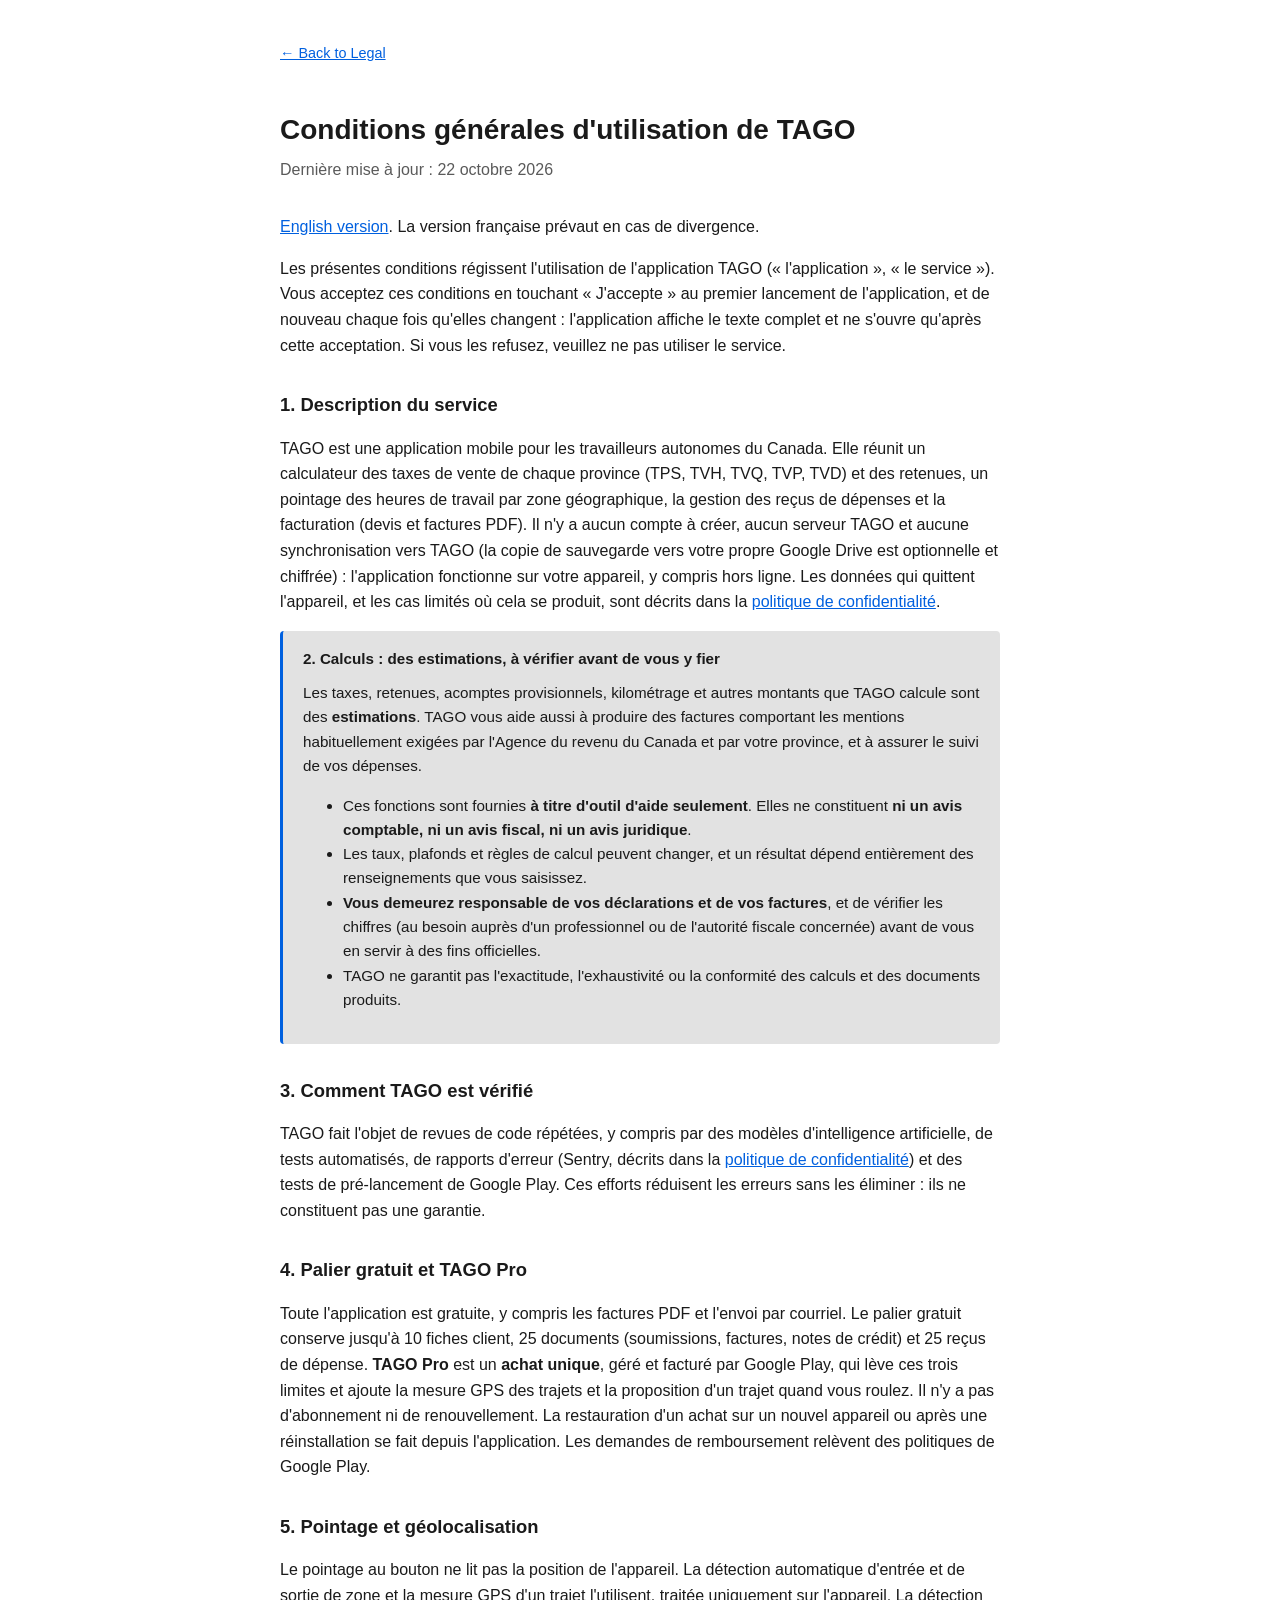
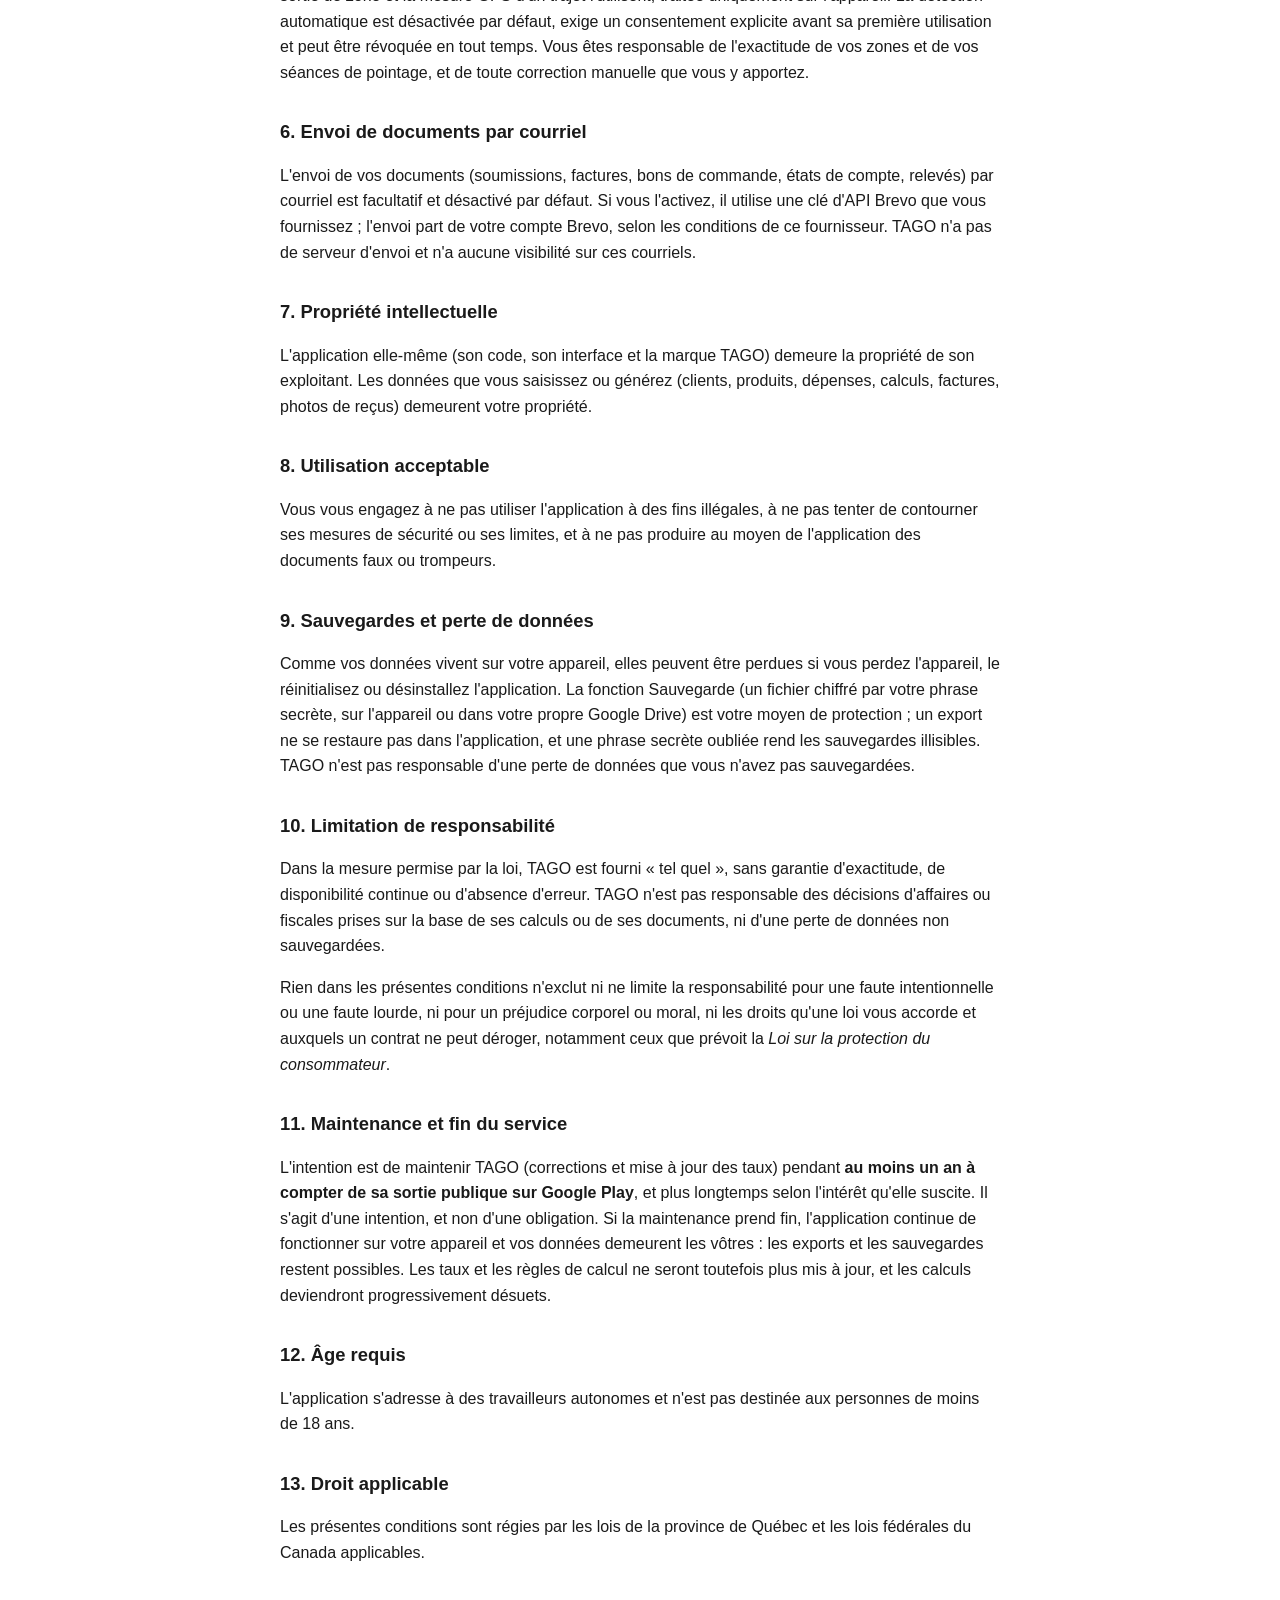
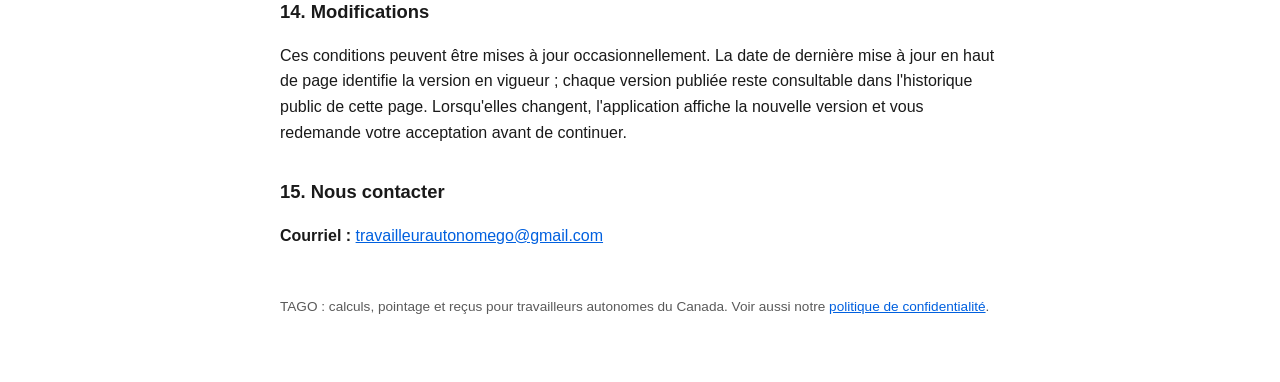
<file: tago/terms.html>
<!doctype html>
<html lang="fr-CA">
<head>
  <meta charset="utf-8">
  <meta name="viewport" content="width=device-width, initial-scale=1">
  <title>TAGO : Conditions générales d'utilisation</title>
  <link rel="stylesheet" href="../style.css">
  <link rel="alternate" hreflang="en-CA" href="terms-en.html">
</head>
<body>
  <main>
    <a class="back" href="../index.html">&larr; Back to Legal</a>
    <h1>Conditions générales d'utilisation de TAGO</h1>
    <p class="subtitle">Dernière mise à jour : 22 octobre 2026</p>
    <p><a href="terms-en.html" hreflang="en-CA" lang="en-CA">English version</a>. La version française prévaut en cas de divergence.</p>

    <p>Les présentes conditions régissent l'utilisation de l'application TAGO (« l'application », « le service »). Vous acceptez ces conditions en touchant « J'accepte » au premier lancement de l'application, et de nouveau chaque fois qu'elles changent : l'application affiche le texte complet et ne s'ouvre qu'après cette acceptation. Si vous les refusez, veuillez ne pas utiliser le service.</p>

    <h2>1. Description du service</h2>
    <p>TAGO est une application mobile pour les travailleurs autonomes du Canada. Elle réunit un calculateur des taxes de vente de chaque province (TPS, TVH, TVQ, TVP, TVD) et des retenues, un pointage des heures de travail par zone géographique, la gestion des reçus de dépenses et la facturation (devis et factures PDF). Il n'y a aucun compte à créer, aucun serveur TAGO et aucune synchronisation vers TAGO (la copie de sauvegarde vers votre propre Google Drive est optionnelle et chiffrée) : l'application fonctionne sur votre appareil, y compris hors ligne. Les données qui quittent l'appareil, et les cas limités où cela se produit, sont décrits dans la <a href="privacy.html">politique de confidentialité</a>.</p>

    <div class="callout">
      <strong>2. Calculs : des estimations, à vérifier avant de vous y fier</strong>
      <p style="margin-top:10px;">Les taxes, retenues, acomptes provisionnels, kilométrage et autres montants que TAGO calcule sont des <strong>estimations</strong>. TAGO vous aide aussi à produire des factures comportant les mentions habituellement exigées par l'Agence du revenu du Canada et par votre province, et à assurer le suivi de vos dépenses.</p>
      <ul style="margin-top:10px;">
        <li>Ces fonctions sont fournies <strong>à titre d'outil d'aide seulement</strong>. Elles ne constituent <strong>ni un avis comptable, ni un avis fiscal, ni un avis juridique</strong>.</li>
        <li>Les taux, plafonds et règles de calcul peuvent changer, et un résultat dépend entièrement des renseignements que vous saisissez.</li>
        <li><strong>Vous demeurez responsable de vos déclarations et de vos factures</strong>, et de vérifier les chiffres (au besoin auprès d'un professionnel ou de l'autorité fiscale concernée) avant de vous en servir à des fins officielles.</li>
        <li>TAGO ne garantit pas l'exactitude, l'exhaustivité ou la conformité des calculs et des documents produits.</li>
      </ul>
    </div>

    <h2>3. Comment TAGO est vérifié</h2>
    <p>TAGO fait l'objet de revues de code répétées, y compris par des modèles d'intelligence artificielle, de tests automatisés, de rapports d'erreur (Sentry, décrits dans la <a href="privacy.html">politique de confidentialité</a>) et des tests de pré-lancement de Google Play. Ces efforts réduisent les erreurs sans les éliminer : ils ne constituent pas une garantie.</p>

    <h2>4. Palier gratuit et TAGO Pro</h2>
    <p>Toute l'application est gratuite, y compris les factures PDF et l'envoi par courriel. Le palier gratuit conserve jusqu'à 10 fiches client, 25 documents (soumissions, factures, notes de crédit) et 25 reçus de dépense. <strong>TAGO Pro</strong> est un <strong>achat unique</strong>, géré et facturé par Google Play, qui lève ces trois limites et ajoute la mesure GPS des trajets et la proposition d'un trajet quand vous roulez. Il n'y a pas d'abonnement ni de renouvellement. La restauration d'un achat sur un nouvel appareil ou après une réinstallation se fait depuis l'application. Les demandes de remboursement relèvent des politiques de Google Play.</p>

    <h2>5. Pointage et géolocalisation</h2>
    <p>Le pointage au bouton ne lit pas la position de l'appareil. La détection automatique d'entrée et de sortie de zone et la mesure GPS d'un trajet l'utilisent, traitée uniquement sur l'appareil. La détection automatique est désactivée par défaut, exige un consentement explicite avant sa première utilisation et peut être révoquée en tout temps. Vous êtes responsable de l'exactitude de vos zones et de vos séances de pointage, et de toute correction manuelle que vous y apportez.</p>

    <h2>6. Envoi de documents par courriel</h2>
    <p>L'envoi de vos documents (soumissions, factures, bons de commande, états de compte, relevés) par courriel est facultatif et désactivé par défaut. Si vous l'activez, il utilise une clé d'API Brevo que vous fournissez ; l'envoi part de votre compte Brevo, selon les conditions de ce fournisseur. TAGO n'a pas de serveur d'envoi et n'a aucune visibilité sur ces courriels.</p>

    <h2>7. Propriété intellectuelle</h2>
    <p>L'application elle-même (son code, son interface et la marque TAGO) demeure la propriété de son exploitant. Les données que vous saisissez ou générez (clients, produits, dépenses, calculs, factures, photos de reçus) demeurent votre propriété.</p>

    <h2>8. Utilisation acceptable</h2>
    <p>Vous vous engagez à ne pas utiliser l'application à des fins illégales, à ne pas tenter de contourner ses mesures de sécurité ou ses limites, et à ne pas produire au moyen de l'application des documents faux ou trompeurs.</p>

    <h2>9. Sauvegardes et perte de données</h2>
    <p>Comme vos données vivent sur votre appareil, elles peuvent être perdues si vous perdez l'appareil, le réinitialisez ou désinstallez l'application. La fonction Sauvegarde (un fichier chiffré par votre phrase secrète, sur l'appareil ou dans votre propre Google Drive) est votre moyen de protection ; un export ne se restaure pas dans l'application, et une phrase secrète oubliée rend les sauvegardes illisibles. TAGO n'est pas responsable d'une perte de données que vous n'avez pas sauvegardées.</p>

    <h2>10. Limitation de responsabilité</h2>
    <p>Dans la mesure permise par la loi, TAGO est fourni « tel quel », sans garantie d'exactitude, de disponibilité continue ou d'absence d'erreur. TAGO n'est pas responsable des décisions d'affaires ou fiscales prises sur la base de ses calculs ou de ses documents, ni d'une perte de données non sauvegardées.</p>
    <p>Rien dans les présentes conditions n'exclut ni ne limite la responsabilité pour une faute intentionnelle ou une faute lourde, ni pour un préjudice corporel ou moral, ni les droits qu'une loi vous accorde et auxquels un contrat ne peut déroger, notamment ceux que prévoit la <em>Loi sur la protection du consommateur</em>.</p>

    <h2>11. Maintenance et fin du service</h2>
    <p>L'intention est de maintenir TAGO (corrections et mise à jour des taux) pendant <strong>au moins un an à compter de sa sortie publique sur Google Play</strong>, et plus longtemps selon l'intérêt qu'elle suscite. Il s'agit d'une intention, et non d'une obligation. Si la maintenance prend fin, l'application continue de fonctionner sur votre appareil et vos données demeurent les vôtres : les exports et les sauvegardes restent possibles. Les taux et les règles de calcul ne seront toutefois plus mis à jour, et les calculs deviendront progressivement désuets.</p>

    <h2>12. Âge requis</h2>
    <p>L'application s'adresse à des travailleurs autonomes et n'est pas destinée aux personnes de moins de 18 ans.</p>

    <h2>13. Droit applicable</h2>
    <p>Les présentes conditions sont régies par les lois de la province de Québec et les lois fédérales du Canada applicables.</p>

    <h2>14. Modifications</h2>
    <p>Ces conditions peuvent être mises à jour occasionnellement. La date de dernière mise à jour en haut de page identifie la version en vigueur ; chaque version publiée reste consultable dans l'historique public de cette page. Lorsqu'elles changent, l'application affiche la nouvelle version et vous redemande votre acceptation avant de continuer.</p>

    <h2>15. Nous contacter</h2>
    <p><strong>Courriel :</strong> <a href="mailto:travailleurautonomego@gmail.com">travailleurautonomego@gmail.com</a></p>

    <footer>
      TAGO : calculs, pointage et reçus pour travailleurs autonomes du Canada.
      Voir aussi notre <a href="privacy.html">politique de confidentialité</a>.
    </footer>
  </main>
</body>
</html>
</file>
<file: style.css>
:root {
  color-scheme: light dark;
  --bg: #ffffff;
  --fg: #1a1a1a;
  --muted: #5a5a5a;
  --link: #0060df;
  --border: #e2e2e2;
}

@media (prefers-color-scheme: dark) {
  :root {
    --bg: #14161a;
    --fg: #f0f0f0;
    --muted: #a0a0a0;
    --link: #6fb0ff;
    --border: #2a2c30;
  }
}

* { box-sizing: border-box; }

body {
  margin: 0;
  padding: 2.5rem 1.5rem 4rem;
  background: var(--bg);
  color: var(--fg);
  font-family: -apple-system, BlinkMacSystemFont, "Segoe UI", Roboto, Helvetica, Arial, sans-serif;
  line-height: 1.6;
}

main {
  max-width: 720px;
  margin: 0 auto;
}

h1 {
  font-size: 1.75rem;
  margin-bottom: 0.25rem;
}

h2 {
  font-size: 1.15rem;
  margin-top: 2rem;
}

.subtitle {
  color: var(--muted);
  margin-top: 0;
  margin-bottom: 2rem;
}

a {
  color: var(--link);
}

.back {
  display: inline-block;
  margin-bottom: 1.5rem;
  font-size: 0.9rem;
}

.app-section {
  border: 1px solid var(--border);
  border-radius: 12px;
  padding: 1.25rem 1.5rem;
  margin-bottom: 1.25rem;
}

.app-section h2 {
  margin-top: 0;
}

.app-section ul {
  padding-left: 1.1rem;
  margin-bottom: 0;
}

.callout {
  background: var(--border);
  border-left: 3px solid var(--link);
  padding: 1rem 1.25rem;
  border-radius: 4px;
  margin: 0 0 1rem;
  font-size: 0.95rem;
}

table {
  width: 100%;
  border-collapse: collapse;
  margin: 0 0 1rem;
  font-size: 0.92rem;
}

th, td {
  text-align: left;
  padding: 0.6rem 0.75rem;
  border-bottom: 1px solid var(--border);
  vertical-align: top;
}

th {
  font-weight: 700;
}

footer {
  margin-top: 3rem;
  color: var(--muted);
  font-size: 0.85rem;
}
</file>
